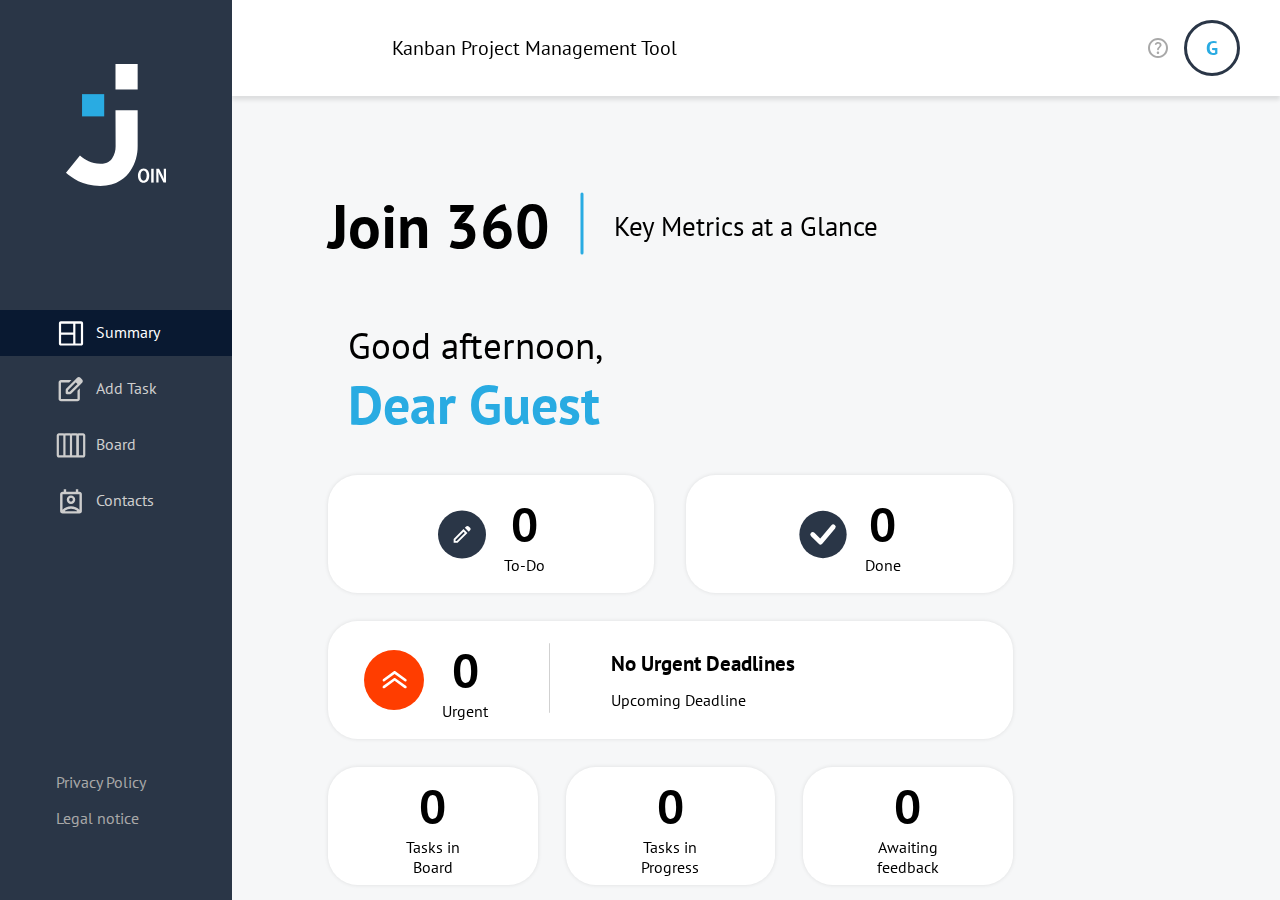
<file: index.html>
<!DOCTYPE html>
<html lang="en">

<head>
    <meta charset="UTF-8">
    <meta name="viewport" content="width=device-width, initial-scale=1.0">
    <title>Join</title>
    <link rel="icon" type="image/x-icon" href="../images/favicon.ico">
    <link rel="stylesheet" href="./style.css">
    <link rel="stylesheet" href="./CSS/fonts.css">
    <link rel="stylesheet" href="./CSS/summary.css">
    <link rel="stylesheet" href="./CSS/addtask_style.css">
    <link rel="stylesheet" href="./CSS/board.css">
    <link rel="stylesheet" href="./CSS/contacts.css">
    <link rel="stylesheet" href="./CSS/taskCategorys.css">
    <link rel="stylesheet" href="./CSS/legal_content.css">

    <script src="./js/storage.js" defer></script>
    <script src="./js/Authentication/login.js" defer></script>
    <script src="./js/Authentication/sign_up.js" defer></script>
    <script src="./script.js" defer></script>
    <script src="./js/summary.js" defer></script>
    <script src="./js/includeHTML.js" defer></script>
    <script src="./js/returnHTML/returnSummaryHTML.js" defer></script>
    <script src="./js/returnHTML/returnTasksHTML.js" defer></script>
    <script src="./js/returnHTML/returnBoardHTML.js" defer></script>
    <script src="./js/returnHTML/returnContactsHTML.js" defer></script>
    <script src="./js/returnHTML/returnLegalContent.js"></script>
    <script src="./js/returnHTML/returnHelpHTML.js"></script>
    <script src="./js/board/board.js" defer></script>
    <script src="./js/board/createTask.js" defer></script>
    <script src="./js/board/loadTasks.js" defer></script>
    <script src="./js/board/checkWidthInBoard.js" defer></script>
    <script src="./js/board/animations.js" defer></script>
    <script src="./js/board/dragAndDrop.js" defer></script>
    <script src="./js/board/editTask.js" defer></script>
    <script src="./js/board/addTaskPopup.js" defer></script>
    <script src="./js/contacts/contacts.js" defer></script>
    <script src="./js/contacts/createContact.js" defer></script>
    <script src="./js/contacts/loadContacts.js" defer></script>
    <script src="./js/taskCreateSite/addTask.js" defer></script>
    <script src="./js/taskCreateSite/contactManagement.js" defer></script>
</head>

<body onload="init()">
    <div w3-include-html="../assets/templates/desktop_template.html"></div>
    <div w3-include-html="../assets/templates/mobile_template.html"></div>
    <div id="content"></div>
    <div id="popup-ctn" onclick="closePopupContact()" class="popup_ctn d-none"></div>
    <div id="popup-addTask-ctn" onclick="closePopupAddTask()" class="popup_ctn_addtask d-none"></div>
    <div id="taskDetailsContain" onclick="closeTask()" class="taskDetailsContain d-none"></div>
    <div id="legal-content-section" class="legal_content_section d-none"></div>
    <div id="mobile-greeting-ctn" class="mobile_greeting_ctn d-none"></div>
    <div id="guestLoginPopup" class="d-none" style="text-shadow: 1px 1px 2px rgba(0, 0, 0, 0.25);">
        Kindly log in to your account to proceed with this action
    </div>
    <div id="landscape-warning" class="landscape-warning">
        Please rotate your device to Portrait mode.
    </div>
</body>

</html>
<!--
     (\(\ 
    (=':')  (MEOW)
    ( (")(")
-->
</file>
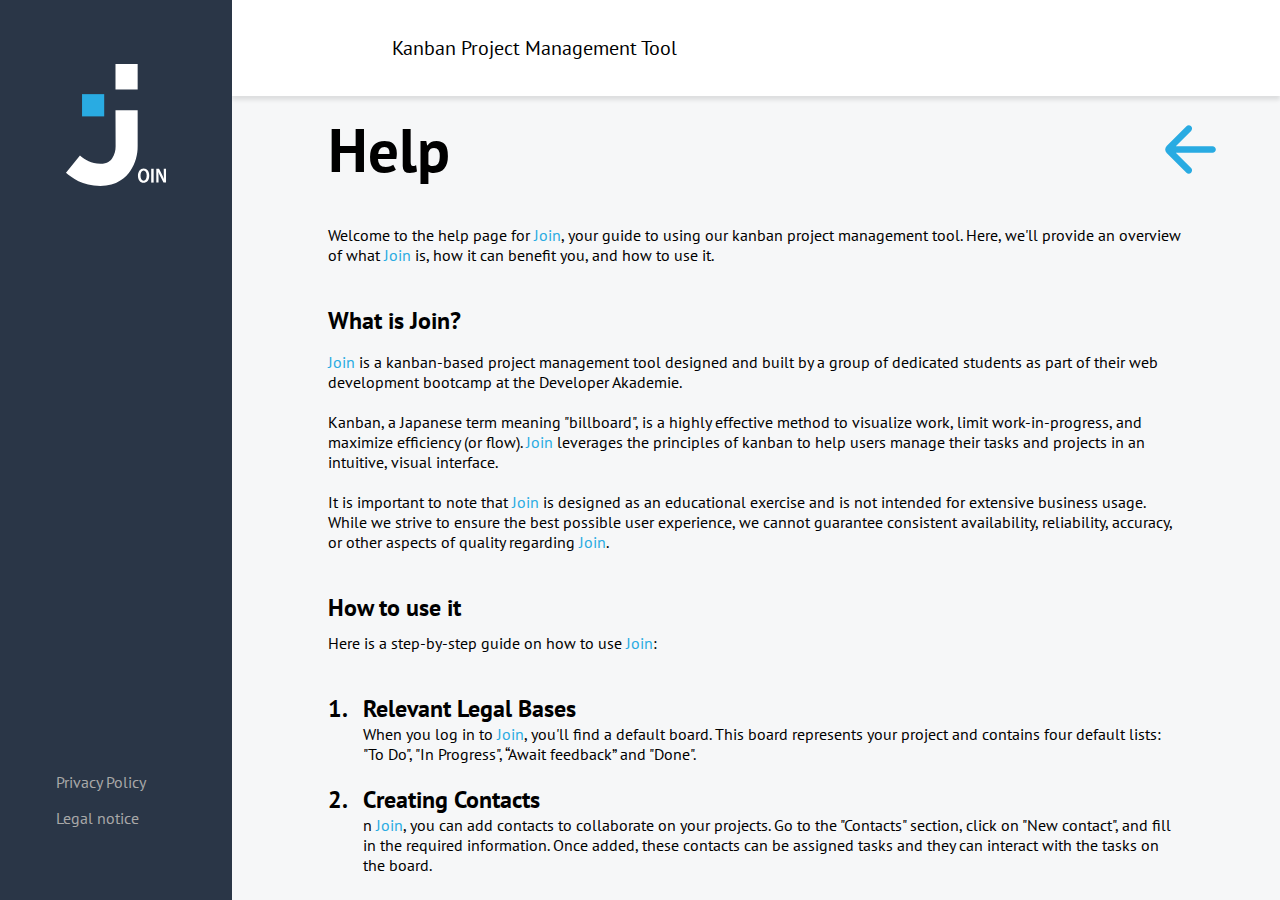
<file: HTML/help.html>
<!DOCTYPE html>
<html lang="en">

<head>
    <meta charset="UTF-8">
    <meta name="viewport" content="width=device-width, initial-scale=1.0">
    <title>Help</title>
    <link rel="icon" type="image/x-icon" href="../images/favicon.ico">
    <link rel="stylesheet" href="../CSS/fonts.css">
    <link rel="stylesheet" href="../style.css">
    <link rel="stylesheet" href="../CSS/legal_content.css">
    <link rel="stylesheet" href="../CSS/legal_content_from_login.css">
</head>

<body>
    <header>
        <p class="headerTitle">Kanban Project Management Tool</p>
        <div>
            <div class="headerInfoContain">
                <img src="../images/help.svg">
                <p id="log-out-menu" onclick="openProfilMenu()"></p>
            </div>
        </div>
    </header>
    <div id="profile_menu_contain" onclick="closeProfilMenu()" class="menuBgr d-none">
        <div onclick="stop(event)" class="profileMenu">
            <a onclick="renderLegalNoticePage()">Legal Notice</a>
            <a onclick="renderPrivacyPolicyPage()">Privacy Policy</a>
            <a onclick="logOut()">Log out</a>
        </div>
    </div>
    <nav class="column">
        <div id="join_logo" class="joinContain">
            <a>
                <img src="../images/join_logo.svg">
            </a>
        </div>
        <div class="navLinkContain column">
            <a id="summary" onclick="renderSummary()"><img src="../images/summary.svg"> Summary</a>
            <a id="add_task" onclick="renderAddTask()"><img src="../images/add_task.svg"> Add Task</a>
            <a id="board" onclick="renderBoard()"><img src="../images/board.svg"> Board</a>
            <a id="contacts" onclick="renderContactsPage()"><img src="../images/contacts.svg"> Contacts</a>
        </div>
        <div class="privacyContain column">
            <a href="./privacy_policy.html" class="privacyHoverEffect">Privacy Policy</a>
            <a href="./legal_notice.html" class="privacyHoverEffect">Legal notice</a>
        </div>
    </nav>
    <div class="legal_content_section">
        <main class="legal_content_ctn">
            <div class="legal_content_title">
                <h1>Help</h1>
                <a href="./index.html"><img src="../images/arrow-left-line.svg" alt=""></a>
            </div>
            <p style="margin-top:-20px">Welcome to the help page for <span style="color: #29ABE2;">Join</span>, your
                guide to using our kanban project
                management tool. Here, we'll
                provide an overview of what <span style="color: #29ABE2;">Join</span> is, how it can benefit you, and
                how to use it.</p>
            <div>
                <h2>What is Join?</h2>
                <p><span style="color: #29ABE2;">Join</span> is a kanban-based project management tool designed and
                    built by a group of dedicated students as
                    part of their web development bootcamp at the Developer Akademie.<br><br>

                    Kanban, a Japanese term meaning "billboard", is a highly effective method to visualize work, limit
                    work-in-progress, and maximize efficiency (or flow). <span style="color: #29ABE2;">Join</span>
                    leverages the principles of kanban to help
                    users manage their tasks and projects in an intuitive, visual interface.<br><br>

                    It is important to note that <span style="color: #29ABE2;">Join</span> is designed as an educational
                    exercise and is not intended for
                    extensive business usage. While we strive to ensure the best possible user experience, we cannot
                    guarantee consistent availability, reliability, accuracy, or other aspects of quality regarding
                    <span style="color: #29ABE2;">Join</span>.<br>
                </p>
            </div>
            <section>
                <h2>How to use it</h2>
                <p style="margin-top: -14px;">Here is a step-by-step guide on how to use <span
                        style="color: #29ABE2;">Join</span>:</p>
                <div>
                    <div style="display: flex; gap: 15px;">
                        <h2>1.</h2>
                        <div>
                            <h2>Relevant Legal Bases</h2>
                            <p style="margin: 0;">When you log in to <span style="color: #29ABE2;">Join</span>, you'll
                                find a default board. This board
                                represents your project
                                and contains four default lists: "To Do", "In Progress", “Await feedback” and "Done".
                            </p><br>
                        </div>
                    </div>
                    <div style="display: flex; gap: 15px;">
                        <h2>2.</h2>
                        <div>
                            <h2>Creating Contacts</h2>
                            <p style="margin: 0;">n <span style="color: #29ABE2;">Join</span>, you can add contacts to
                                collaborate on your projects. Go to
                                the "Contacts" section, click on "New contact", and fill in the required information.
                                Once added, these contacts can be assigned tasks and they can interact with the tasks on
                                the board.</p><br>
                        </div>
                    </div>
                    <div style="display: flex; gap: 15px;">
                        <h2>3.</h2>
                        <div>
                            <h2>Adding Cards</h2>
                            <p style="margin: 0;">Now that you've added your contacts, you can start adding cards. Cards
                                represent individual tasks. Click the "+" button under the appropriate list to create a
                                new card. Fill in the task details in the card, like task name, description, due date,
                                assignees, etc.</p><br>
                        </div>
                    </div>
                    <div style="display: flex; gap: 15px;">
                        <h2>4.</h2>
                        <div>
                            <h2>Moving Cards</h2>
                            <p style="margin: 0;">
                                As the task moves from one stage to another, you can reflect that on the board by
                                dragging and dropping the card from one list to another.</p><br>
                        </div>
                    </div>
                    <div style="display: flex; gap: 15px;">
                        <h2>4.</h2>
                        <div>
                            <h2>Deleting Cards</h2>
                            <p style="margin: 0;">
                                Once a task is completed, you can either move it to the "Done" list or delete it.
                                Deleting a card will permanently remove it from the board. Please exercise caution when
                                deleting cards, as this action is irreversible.<br><br>
                                Remember that using <span style="color: #29ABE2;">Join</span> effectively requires
                                consistent updates from you and your team
                                to ensure the board reflects the current state of your project.<br><br>
                                Have more questions about <span style="color: #29ABE2;">Join</span>? Feel free to
                                contact us at [Your Contact Email]. We're
                                here to help you!<br><br>
                            </p>
                        </div>
                    </div>
                </div>
            </section>
            <h2 style="margin-bottom: 40px;">Enjoy using Join!</h2>
        </main>
    </div>

    <div class="mobile">
        <header>
            <img id="join_logo_mobile" onclick="renderSummary()" src="../images/join_logo_mobile_version.svg">
            <div>
                <div class="headerInfoContain">
                    <p id="mobile-log-out-menu" onclick="openProfilMenu()"></p>
                </div>
            </div>
        </header>
    </div>
    <div id="landscape-warning" class="landscape-warning">
        Please rotate your device to Portrait mode.
    </div>
    <script src="../script.js"></script>
</body>

</html>
</file>
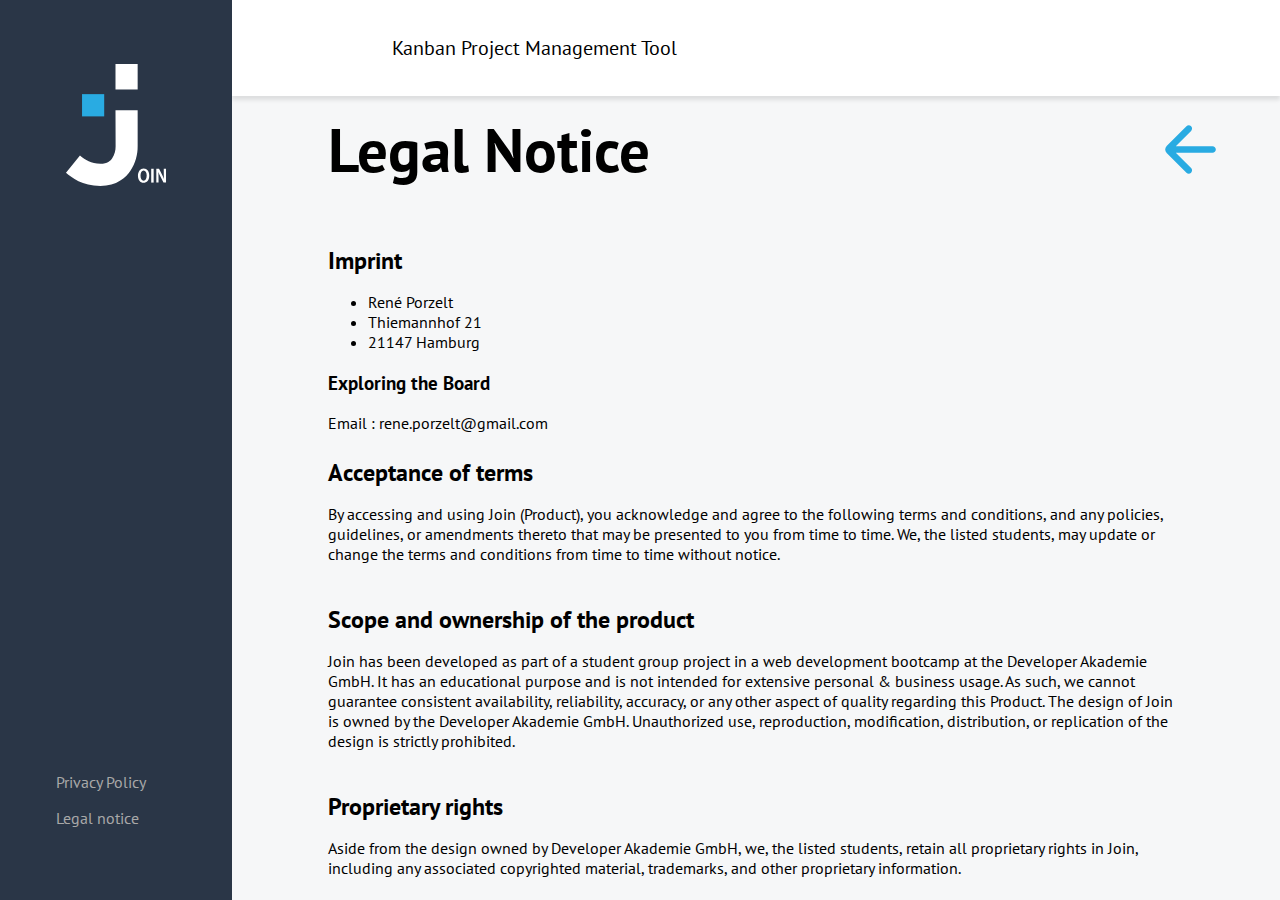
<file: HTML/legal_notice.html>
<!DOCTYPE html>
<html lang="en">

<head>
    <meta charset="UTF-8">
    <meta name="viewport" content="width=device-width, initial-scale=1.0">
    <title>Legal Notice</title>
    <link rel="icon" type="image/x-icon" href="../images/favicon.ico">
    <link rel="stylesheet" href="../CSS/fonts.css">
    <link rel="stylesheet" href="../style.css">
    <link rel="stylesheet" href="../CSS/legal_content.css">
    <link rel="stylesheet" href="../CSS/legal_content_from_login.css">
</head>

<body>
    <header>
        <p class="headerTitle">Kanban Project Management Tool</p>
        <div>
            <div class="headerInfoContain">
                <img src="../images/help.svg">
                <p id="log-out-menu" onclick="openProfilMenu()"></p>
            </div>
        </div>
    </header>
    <div id="profile_menu_contain" onclick="closeProfilMenu()" class="menuBgr d-none">
        <div onclick="stop(event)" class="profileMenu">
            <a onclick="renderLegalNoticePage()">Legal Notice</a>
            <a onclick="renderPrivacyPolicyPage()">Privacy Policy</a>
            <a onclick="logOut()">Log out</a>
        </div>
    </div>
    <nav class="column">
        <div id="join_logo" class="joinContain">
            <a>
                <img src="../images/join_logo.svg">
            </a>
        </div>
        <div class="navLinkContain column">
            <a id="summary" onclick="renderSummary()"><img src="../images/summary.svg"> Summary</a>
            <a id="add_task" onclick="renderAddTask()"><img src="../images/add_task.svg"> Add Task</a>
            <a id="board" onclick="renderBoard()"><img src="../images/board.svg"> Board</a>
            <a id="contacts" onclick="renderContactsPage()"><img src="../images/contacts.svg"> Contacts</a>
        </div>
        <div class="privacyContain column">
            <a href="./privacy_policy.html" class="privacyHoverEffect">Privacy Policy</a>
            <a href="./legal_notice.html" class="privacyHoverEffect">Legal notice</a>
        </div>
    </nav>
    <div class="legal_content_section">
        <main class="legal_content_ctn">
            <div class="legal_content_title">
                <h1>Legal Notice</h1>
                <a href="./login.html"><img src="../images/arrow-left-line.svg" alt=""></a>
            </div>
            <div>
                <h2>Imprint</h2>
                <div>
                    <p>
                    <ul>
                        <li>René Porzelt</li>
                        <li>Thiemannhof 21</li>
                        <li>21147 Hamburg</li>
                    </ul>
                    </p>
                    <h3>Exploring the Board</h3>
                    <span>Email : rene.porzelt@gmail.com</span>
                </div>
            </div>
            <div>
                <h2>Acceptance of terms</h2>
                <p>By accessing and using Join (Product), you acknowledge and agree to the following terms and
                    conditions, and any policies, guidelines, or amendments thereto that may be presented to you from
                    time to time. We, the listed students, may update or change the terms and conditions from time to
                    time without notice.
                </p>
            </div>
            <div>
                <h2>Scope and ownership of the product</h2>
                <p>Join has been developed as part of a student group project in a web development bootcamp at the
                    Developer Akademie GmbH. It has an educational purpose and is not intended for extensive personal &
                    business usage. As such, we cannot guarantee consistent availability, reliability, accuracy, or any
                    other aspect of quality regarding this Product. The design of Join is owned by the Developer
                    Akademie GmbH. Unauthorized use, reproduction, modification, distribution, or replication of the
                    design is strictly prohibited.
                </p>
            </div>
            <div>
                <h2>Proprietary rights</h2>
                <p>Aside from the design owned by Developer Akademie GmbH, we, the listed students, retain all
                    proprietary rights in Join, including any associated copyrighted material, trademarks, and other
                    proprietary information.
                </p>
            </div>
            <div>
                <h2>Use of the product</h2>
                <p>Join is intended to be used for lawful purposes only, in accordance with all applicable laws and
                    regulations. Any use of Join for illegal activities, or to harass, harm, threaten, or intimidate
                    another person, is strictly prohibited. You are solely responsible for your interactions with other
                    users of Join.
                </p>
            </div>
            <div>
                <h2>Disclaimer of warranties and limitation of liability</h2>
                <p>
                    Join is provided "as is" without warranty of any kind, whether express or implied, including but not
                    limited to the implied warranties of merchantability, fitness for a particular purpose, and
                    non-infringement. In no event will we, the listed students, or the Developer Akademie, be liable for
                    any direct, indirect, incidental, special, consequential or exemplary damages, including but not
                    limited to, damages for loss of profits, goodwill, use, data, or other intangible losses, even if we
                    have been advised of the possibility of such damages, arising out of or in connection with the use
                    or performance of Join.
                </p>
            </div>
            <div>
                <h2>Indemnity</h2>
                <p>You agree to indemnify, defend and hold harmless us, the listed students, the Developer Akademie, and
                    our affiliates, partners, officers, directors, agents, and employees, from and against any claim,
                    demand, loss, damage, cost, or liability (including reasonable legal fees) arising out of or
                    relating to your use of Join and/or your breach of this Legal Notice. For any questions or notices,
                    please contact us at "rene.porzelt@gmail.com".</p>
                <span>Date: Date: Januar 16, 2024</span>
            </div>
        </main>
    </div>

    <div class="mobile">
        <header>
            <img id="join_logo_mobile" onclick="renderSummary()" src="../images/join_logo_mobile_version.svg">
            <div>
                <div class="headerInfoContain">
                    <p id="mobile-log-out-menu" onclick="openProfilMenu()"></p>
                </div>
            </div>
        </header>
    </div>
    <div id="landscape-warning" class="landscape-warning">
        Please rotate your device to Portrait mode.
    </div>
    <script src="../script.js"></script>
</body>

</html>
</file>
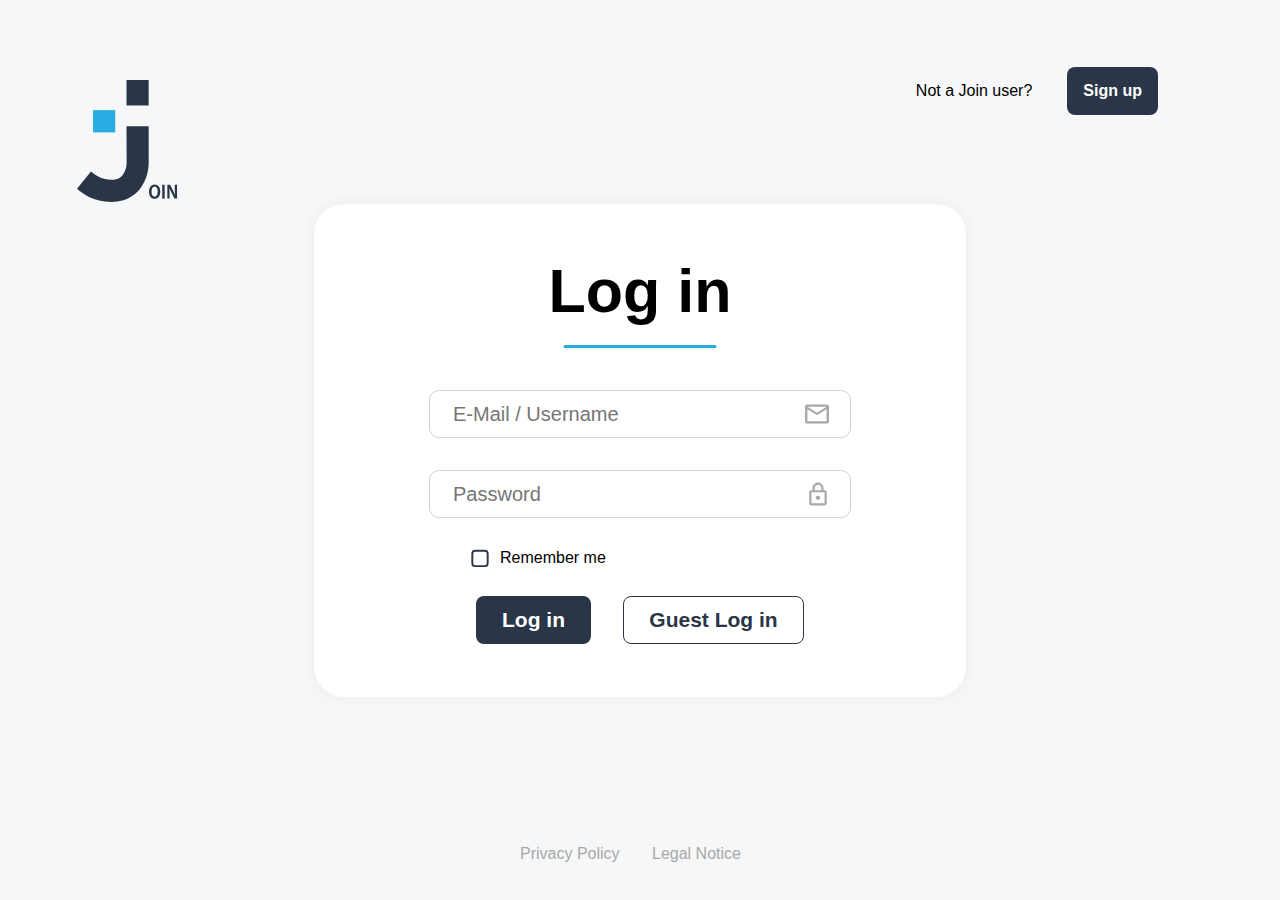
<file: HTML/login.html>
<!DOCTYPE html>
<html lang="en">

<head>
    <meta charset="UTF-8">
    <meta name="viewport" content="width=device-width, initial-scale=1.0">
    <title>Join</title>
    <link rel="icon" type="image/x-icon" href="../images/favicon.ico">
    <link rel="stylesheet" href="../CSS/register_style.css">
</head>

<body onload="initLogin()">

    <main>
        <header class="sign_up_header">
            <span class="call_to_action">Not a Join user?</span>
            <a href="sign_up.html" id="sign-up" class="sign_up">Sign up</a>
        </header>

        <div class="login_form_ctn">
            <div class="login_form">
                <div class="login_title_div">
                    <div class="login_title">Log in</div>
                    <img src="../images/vector.svg" alt="">
                </div>
                <form onsubmit="login(); return false">
                    <div class="login_input">
                        <div class="login_inputs">
                            <div class="login_input_div">
                                <input id="user-login" required type="text" autocomplete="off"
                                    placeholder="E-Mail / Username">
                                <img src="../images/mail.svg" alt="email-img">
                            </div>
                            <div>
                                <div class="login_input_div">
                                    <input id="password-input" oninput="togglePasswordImg()" required autocomplete="off"
                                        type="password" placeholder="Password">
                                    <img id="password-lock" src="../images/lock.svg" alt="lock-img">
                                    <img onclick="toggleShowPassword()" id="password-visibility-on" class="d-none"
                                        src="../images/visibility.svg" alt="">
                                    <img onclick="toggleShowPassword()" id="password-visibility-off" class="d-none"
                                        src="../images/visibility_off.svg" alt="">
                                </div>
                                <div id="input-error"></div>
                            </div>
                        </div>
                        <div class="login_parameters">
                            <div class="remember_me">
                                <div class="checking-button-div">
                                    <img onclick="toggleRememberMeButton()" id="check-button"
                                        src="../images/check_button.svg" alt="">
                                    <img onclick="toggleRememberMeButton()" id="checked-button" class="d-none"
                                        src="../images/checked_button.svg" alt="">
                                </div>
                                <span>Remember me</span>
                            </div>
                        </div>
                    </div>
                    <div class="login_buttons">
                        <button type="submit" id="login-button">Log in</button>
                        <button onclick="guestLogin(event)" type="submit" id="guest-login-button">Guest Log in</button>
                    </div>
                </form>
            </div>

            <footer>
                <div>
                    <a href="./privacy_policy.html">Privacy Policy</a>
                </div>
                <div>
                    <a href="./legal_notice.html">Legal Notice</a>
                </div>
            </footer>
    </main>

    <div id="no-user-animation-div" class="login_signUp_animation_div d-none">
        <div class="login_signUp_animation" id="no-user-animation">
            You seems not to be a user yet, please sign-up to use our content!
        </div>
    </div>

    <div id="animation-ctn">
        <div class="logo_animation_ctn" id="logo-animation">
            <img id="logo-animation-img" class="logo_animation_img" src="../images/join_login_animation_logo.svg"
                alt="">
        </div>
    </div>
    <div id="landscape-warning" class="landscape-warning">
        Please rotate your device to Portrait mode.
    </div>

    <script src="../js/storage.js"></script>
    <script src="../js/Authentication/register.js"></script>
    <script src="../js/Authentication/login.js"></script>
    <script src="../js/Authentication/sign_up.js"></script>
    <script src="../script.js"></script>
</body>

</html>
</file>
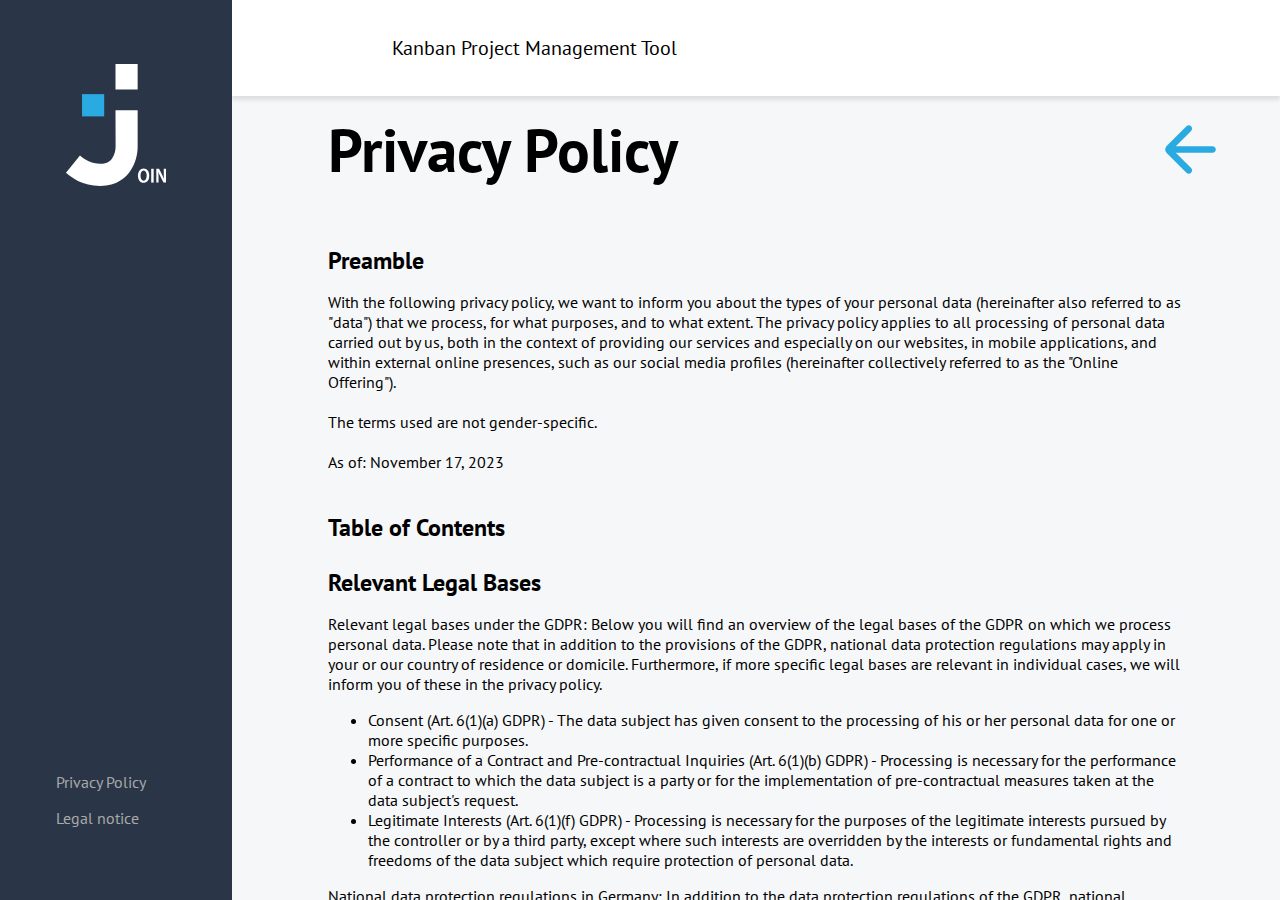
<file: HTML/privacy_policy.html>
<!DOCTYPE html>
<html lang="en">

<head>
    <meta charset="UTF-8">
    <meta name="viewport" content="width=device-width, initial-scale=1.0">
    <title>Privacy Policy</title>
    <link rel="icon" type="image/x-icon" href="../images/favicon.ico">
    <link rel="stylesheet" href="../CSS/fonts.css">
    <link rel="stylesheet" href="../style.css">
    <link rel="stylesheet" href="../CSS/legal_content.css">
    <link rel="stylesheet" href="../CSS/legal_content_from_login.css">
</head>

<body>
    <header>
        <p class="headerTitle">Kanban Project Management Tool</p>
        <div>
            <div class="headerInfoContain">
                <img src="../images/help.svg">
                <p id="log-out-menu" onclick="openProfilMenu()"></p>
            </div>
        </div>
    </header>
    <div id="profile_menu_contain" onclick="closeProfilMenu()" class="menuBgr d-none">
        <div onclick="stop(event)" class="profileMenu">
            <a onclick="renderLegalNoticePage()">Legal Notice</a>
            <a onclick="renderPrivacyPolicyPage()">Privacy Policy</a>
            <a onclick="logOut()">Log out</a>
        </div>
    </div>
    <nav class="column">
        <div id="join_logo" class="joinContain">
            <a>
                <img src="../images/join_logo.svg">
            </a>
        </div>
        <div class="navLinkContain column">
            <a id="summary" onclick="renderSummary()"><img src="../images/summary.svg"> Summary</a>
            <a id="add_task" onclick="renderAddTask()"><img src="../images/add_task.svg"> Add Task</a>
            <a id="board" onclick="renderBoard()"><img src="../images/board.svg"> Board</a>
            <a id="contacts" onclick="renderContactsPage()"><img src="../images/contacts.svg"> Contacts</a>
        </div>
        <div class="privacyContain column">
            <a href="./privacy_policy.html" class="privacyHoverEffect">Privacy Policy</a>
            <a href="./legal_notice.html" class="privacyHoverEffect">Legal notice</a>
        </div>
    </nav>
    <div class="legal_content_section">
        <main class="legal_content_ctn">
            <div class="legal_content_title">
                <h1>Privacy Policy</h1>
                <a href="./login.html"><img src="../images/arrow-left-line.svg" alt=""></a>
            </div>
            <div>
                <h2>Preamble</h2>
                <p>With the following privacy policy, we want to inform you about the types of your personal data
                    (hereinafter also referred to as "data") that we process,
                    for what purposes, and to what extent. The privacy policy applies to all processing of personal data
                    carried out by us, both in the context of providing our services and especially on our websites,
                    in mobile applications, and within external online presences, such as our social media profiles
                    (hereinafter collectively referred to as the "Online Offering").<br>
                    <br>
                    The terms used are not gender-specific.<br>
                    <br>
                    As of: November 17, 2023
                </p>
            </div>
            <section>
                <h2>Table of Contents</h2>
                <div>
                    <h2>Relevant Legal Bases</h2>
                    <p>
                        Relevant legal bases under the GDPR: Below you will find an overview of the legal bases of the
                        GDPR on which we process personal data. Please note that in addition to the provisions of the
                        GDPR,
                        national data protection regulations may apply in your or our country of residence or domicile.
                        Furthermore, if more specific legal bases are relevant in individual cases, we will inform you
                        of these in the privacy policy.
                    <ul>
                        <li>Consent (Art. 6(1)(a) GDPR) - The data subject has given consent to the processing of his or
                            her personal data for one or more specific purposes.</li>
                        <li>Performance of a Contract and Pre-contractual Inquiries (Art. 6(1)(b) GDPR) - Processing is
                            necessary for the performance of a contract to which the data subject is a party or for the
                            implementation of pre-contractual measures taken at the data subject's request.</li>
                        <li>Legitimate Interests (Art. 6(1)(f) GDPR) - Processing is necessary for the purposes of the
                            legitimate interests pursued by the controller or by a third party, except where such
                            interests are overridden by the interests or fundamental rights and freedoms of the data
                            subject which require protection of personal data.</li>
                    </ul>
                    National data protection regulations in Germany: In addition to the data protection regulations of
                    the GDPR, national regulations on data protection apply in Germany. This includes, in particular,
                    the Federal Data Protection Act (Bundesdatenschutzgesetz - BDSG).
                    The BDSG contains specific provisions, in particular, on the right to access, the right to erasure,
                    the right to object, the processing of special categories of personal data, the processing for other
                    purposes, and the transmission and automated individual decision-making, including profiling. In
                    addition, state data protection laws of the individual federal states may apply.
                    </p>
                </div>
                <div>
                    <h2>Transmission of Personal Data</h2>
                    <span>All data are stored on our own server and will not be transferred to other servers</span>
                </div>
                <div>
                    <h2>International Data Transfers</h2>
                    <span>All data are stored on our own server and will not be transferred to other servers</span>
                </div>
                <div>
                    <h2>Deletion of Data</h2>
                    <span>All data can be deleted directly by the user. Data will be deleted permanently.</span>
                </div>
                <div>
                    <h2>Use of Cookies</h2>
                    <span>We do not use cookies.</span>
                </div>
                <div>
                    <h2>Amendment and Update of the Privacy Policy</h2>
                    <p>We kindly ask you to regularly inform yourself about the content of our privacy policy.
                        We adjust the privacy policy as changes in the data processing carried out by us require this.
                        We will inform you as soon as the changes require your cooperation (e.g., consent) or other
                        individual notification.</p>
                </div>
                <section>
        </main>
    </div>

    <div class="mobile">
        <header>
            <img id="join_logo_mobile" onclick="renderSummary()" src="../images/join_logo_mobile_version.svg">
            <div>
                <div class="headerInfoContain">
                    <p id="mobile-log-out-menu" onclick="openProfilMenu()"></p>
                </div>
            </div>
        </header>
    </div>
    <div id="landscape-warning" class="landscape-warning">
        Please rotate your device to Portrait mode.
    </div>

    <script src="../script.js"></script>
</body>

</html>
</file>
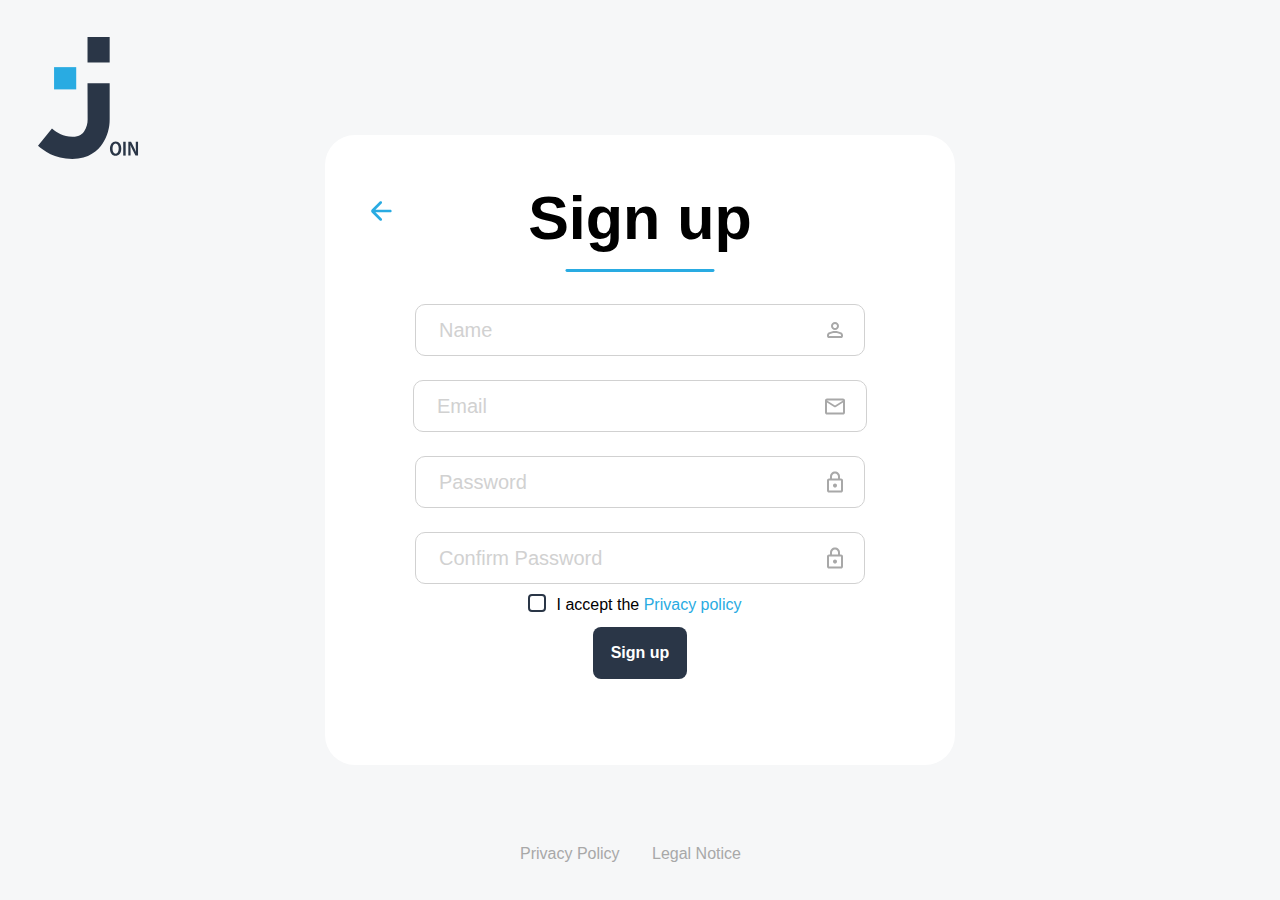
<file: HTML/sign_up.html>
<!DOCTYPE html>
<html lang="en">

<head>
    <meta charset="UTF-8">
    <meta name="viewport" content="width=device-width, initial-scale=1.0">
    <title>Registration</title>
    <link rel="icon" type="image/x-icon" href="../images/favicon.ico">
    <link rel="stylesheet" href="../CSS/register_style.css">
</head>

<body onload="initSignUp()">
    <div class="logo_ctn">
        <img class="logo" src="../images/join_login_animation_logo.svg" alt="">
    </div>

    <div class="registration_page">
        <div class="form_ctn">
            <div id="back-to-login-page">
                <a href="./login.html""><img src=" ../images/arrow-left-line.svg" alt=""></a>
            </div>
            <div class="registration_title">
                <div>Sign up</div>
                <img src="../images/vector.svg" alt="">
            </div>

            <form onsubmit="signUp(); return false">
                <div class="column_align_centergit">
                    <div class="sign_up_inputs">
                        <div class="sign_up_input_div">
                            <input onblur="checkExistingUser()" id="user-input" autocomplete="off" required
                                minlength="3" type="text" placeholder="Name">
                            <img src="../images/person.svg" alt="">
                        </div>
                        <div class="sign_up_input_div">
                            <input onblur="checkExistingUser()" id="email-input" autocomplete="off" required
                                type="email" placeholder="Email">
                            <img src="../images/mail.svg" alt="">
                        </div>
                        <div class="sign_up_input_div">
                            <input onblur="passwordValidation()" oninput="togglePasswordImg()" autocomplete="off"
                                id="password-input" required type="password" placeholder="Password">
                            <img id="password-lock" src="../images/lock.svg" alt="">
                            <img onclick="toggleShowPassword()" id="password-visibility-on" class="d-none"
                                src="../images/visibility.svg" alt="">
                            <img onclick="toggleShowPassword()" id="password-visibility-off" class="d-none"
                                src="../images/visibility_off.svg" alt="">
                        </div>
                        <div class="sign_up_input_div">
                            <input onblur="passwordValidation()" id="password-confirmation" autocomplete="off" required
                                type="password" placeholder="Confirm Password">
                            <img src="../images/lock.svg" alt="">
                        </div>
                    </div>

                    <div class="privacy_policy_div">
                        <div class="privacy_policy_check">
                            <div>
                                <img onclick="checkPrivatePolicyButton()" id="check-button"
                                    src="../images/check_button.svg" alt="">
                                <img onclick="checkPrivatePolicyButton()" id="checked-button" class="d-none"
                                    src="../images/checked_button.svg" alt="">
                            </div>
                            <span> I accept the <a href="privacy_policy.html" target="_blank">Privacy policy</a></span>
                        </div>
                    </div>
                </div>
                <div>
                    <button onmouseover="activateButton()" onmouseleave="signUpValidation()" id="signUpButton"
                        class="sign_up">Sign up</button>
                </div>
                <span id="input-error"></span>
            </form>

        </div>
        <footer>
            <div>
                <a href="../HTML/privacy_policy.html" target="_blank">Privacy Policy</a>
            </div>
            <div>
                <a href="../HTML/legal_notice.html" target="_blank">Legal Notice</a>
            </div>
        </footer>
    </div>

    <div id="sign-up-animation-div" class="login_signUp_animation_div d-none">
        <div class="login_signUp_animation" id="sign-up-animation">You Signed Up successfully</div>
    </div>
    <div id="landscape-warning" class="landscape-warning">
        Please rotate your device to Portrait mode.
    </div>

    <script src="../js/storage.js"></script>
    <script src="../js/Authentication/register.js"></script>
    <script src="../js/Authentication/login.js"></script>
    <script src="../js/Authentication/sign_up.js"></script>
    <script src="../script.js"></script>
</body>

</html>
</file>
<file: style.css>
* {
    box-sizing: border-box;
    -webkit-touch-callout: none;
    -webkit-user-select: none;
    -khtml-user-select: none;
    -moz-user-select: none;
    -ms-user-select: none;
    user-select: none;
}

*::-webkit-scrollbar {
    width: 8px;
    height: 8px;
}

*::-webkit-scrollbar-track {
    background: transparent;
}

*::-webkit-scrollbar-thumb {
    background: #888;
    border-radius: 10px;
}

*::-webkit-scrollbar-thumb:hover {
    background: #555;
}

input[type="number"]::-webkit-inner-spin-button,
input[type="number"]::-webkit-outer-spin-button {
    -webkit-appearance: none;
    margin: 0;
}

input[type="number"] {
    width: 100%;
}

input[type="number"]::-webkit-inner-spin-button,
input[type="number"]::-webkit-outer-spin-button {
    width: 0;
}

body,
html {
    position: relative;
    margin: 0;
    font-family: 'PT Sans', sans-serif;
    user-select: none;
    display: flex;
    background-color: #f6f7f8;
    overflow: hidden;
    width: 100%;
    max-height: 100%;
}

.mobile {
    display: none;
}

header {
    position: absolute;
    top: 0;
    left: 232px;
    right: 0;
    background-color: white;
    height: 96px;
    z-index: 0;
    box-shadow: 0px 4px 4px 0px rgba(0, 0, 0, 0.10);
    display: flex;
    align-items: center;
    justify-content: space-between;
    z-index: 999;
}

.headerTitle {
    text-wrap: nowrap;
    font-size: 20px;
    margin-left: 160px;
}

.headerInfoContain {
    display: flex;
    align-items: center;
    gap: 16px;
    margin-right: 40px;
}

.headerInfoContain p {
    display: flex;
    justify-content: center;
    align-items: center;
    height: 56px;
    width: 56px;
    border-radius: 559px;
    border: 3px solid #2A3647;
    font-size: 20px;
    color: #29ABE2;
    font-weight: bolder;
}

.headerInfoContain img {
    width: 20px;
    height: 20px;
    scale: 1;
}

.headerInfoContain img:hover {
    scale: 1.2;
    cursor: pointer;
}

.headerInfoContain p:hover {
    background-color: rgba(0, 0, 0, 0.1);
    cursor: pointer;
}

nav {
    position: relative;
    align-items: center;
    justify-content: space-between;
    height: 100vh;
    width: 232px;
    background-color: rgba(42, 54, 71, 1);
    gap: 120px;
    padding: 64px 0 64px 0;
    box-sizing: border-box;
    z-index: 999;
}

nav a {
    text-decoration: none;
}

.navLinkContain a {
    display: flex;
    align-items: center;
    color: rgba(205, 205, 205, 1);
    height: 46px;
    padding-left: 56px;
    gap: 10px;
    font-size: 16px;
}

.navLinkContain img {
    width: 30px;
    height: 30px;
}

.navLinkContain {
    line-height: 19.2px;
    width: 100%;
    gap: 10px;
}

.profileMenu {
    position: absolute;
    display: flex;
    flex-direction: column;
    justify-content: space-evenly;
    top: 60px;
    right: 80px;
    background-color: #2A3647;
    height: 158px;
    width: 150px;
    font-size: 16px;
    padding: 10px;
    border: 1px solid #091931;
    border-radius: 20px 0px 20px 20px;
    box-shadow: 0 4px 4px 0 rgba(0, 0, 0, 0.25);
}

.profileMenu a {
    text-decoration: none;
    margin: 0;
    padding: 10px;
    color: #CDCDCD;
}

.profileMenu a:hover {
    background-color: rgba(48, 70, 100, 0.5);
    cursor: pointer;
    scale: 0.98;
}

.menuBgr {
    position: absolute;
    background-color: transparent;
    width: 100vw;
    height: 100vh;
    z-index: 99999999999;
}

.privacyContain {
    overflow: hidden;
    justify-content: flex-end;
    height: 317px;
    width: 100%;
}

.privacyContain a {
    color: rgba(168, 168, 168, 1);
    padding: 8px 0 8px 56px;
    font-size: 16px;
    cursor: pointer;
}

.privacyHoverEffect:hover {
    color: rgb(0, 174, 255);
    font-size: 16.2px;
    line-height: 19.7px;
}

.joinContain {
    display: flex;
    justify-content: center;
    align-items: center;
    cursor: pointer;
}

.column {
    display: flex;
    flex-direction: column;
}

.currentTemplate {
    background-color: rgba(9, 25, 49, 1) !important;
    color: rgba(255, 255, 255, 1) !important;
    cursor: default !important;
}

.currentPrivacy {
    background-color: rgba(9, 25, 49, 1) !important;
    color: rgba(168, 168, 168, 1) !important;
    text-decoration: none;
}

.flex {
    display: flex;
}

.spaceBetween {
    justify-content: space-between;
}

.content_section {
    position: fixed;
    top: 96px;
    right: 0;
    bottom: 0;
    left: 232px;
}

.closeWindowImage {
    display: flex;
    justify-content: center;
    align-items: center;
    border-radius: 30px;
    height: 24px;
    width: 24px;
}

#guestLoginPopup {
    position: fixed;
    top: 50%;
    left: 50%;
    transform: translate(-50%, -50%);
    background-color: darkgray;
    border-radius: 10px;
    box-shadow: 0 0 8px 0 rgba(0, 0, 0, 0.5);
    padding: 20px;
    z-index: 99999999999999;
    display: none;
    text-align: center;
    width: max-content;
    max-width: 90%;
}

.creatorDiv {
    display: flex;
    align-items: center;
}

.creatorTooltip {
    margin-left: 5px;
    margin-top: 4px;
}

.creatorTooltip:hover {
    cursor: pointer;
}

.curserWait {
    cursor: wait;
    margin-top: 5px;
    margin-left: 10px;
}

.creatorDiv svg {
    width: 30px;
    height: 30px;
    position: relative;
}

.fadeOutGuestLoginPopup {
    animation: fadeOutGuestLoginPopup 2.5s ease-in-out;
}

@keyframes fadeOutGuestLoginPopup {
    from {
        opacity: 1;
    }

    to {
        opacity: 0;
    }
}

.landscape-warning {
    position: fixed;
    top: 0;
    left: 0;
    width: 100%;
    height: 100%;
    background-color: rgba(0, 0, 0, 0.9);
    color: white;
    display: none;
    align-items: center;
    justify-content: center;
    text-align: center;
    z-index: 999999999;
}

@media (hover: hover) and (pointer: fine) {
    .closeWindowImage:hover {
        background-color: #D1D1D1;
        cursor: pointer;
    }

    .navLinkContain a:hover {
        background-color: rgba(48, 70, 100, 0.5);
        cursor: pointer;
    }
}

@keyframes slideInFromRight {
    from {
        transform: translateX(150%);
    }

    to {
        transform: translateX(0);
    }
}

@keyframes slideOutToRight {
    from {
        transform: translateX(0);
    }

    to {
        transform: translateX(150%);
    }
}

@keyframes fadeOutBackground {
    from {
        opacity: 1;
    }

    to {
        opacity: 0;
    }
}

@keyframes fadeInBackground {
    from {
        opacity: 0;
    }

    to {
        opacity: 1;
    }
}

.fadeInBackground {
    animation: fadeInBackground 0.100s ease-in-out;
    animation-fill-mode: forwards;
}

.fadeOutBackground {
    animation: fadeOutBackground 0.100s ease-in-out;
    animation-fill-mode: forwards;
}

.slideInFromRight {
    animation: slideInFromRight 0.100s ease-in-out;
    animation-fill-mode: forwards;
}

.slideOutToRight {
    animation: slideOutToRight 0.100s ease-in-out;
    animation-fill-mode: forwards;
}

.background {
    z-index: 1000;
    position: absolute;
    top: 0;
    right: 0;
    bottom: 0;
    left: 0;
    background-color: rgba(0, 0, 0, 0.2);
}

.p-none {
    pointer-events: none;
}

.d-none {
    display: none;
}

@media (max-width:999px) {

    .content_section {
        top: 80px;
        left: 0;
    }

    .mobile {
        display: block;
    }

    body,
    html {
        height: 100vh;
    }

    nav {
        position: absolute;
        z-index: 999;
        height: 80px;
        width: 100%;
        bottom: 0;
        padding: 0;
    }

    header {
        position: absolute;
        left: 0;
        height: 80px;
    }

    header img {
        margin: 0 0 0 24px;
    }

    .navLinkContain a {
        display: flex;
        justify-content: center;
        flex-direction: column-reverse;
        color: rgba(205, 205, 205, 1);
        height: 46px;
        width: 100%;
        height: 100%;
        padding: 0;
        gap: 3px;
        font-size: 14px;
        background-color: transparent;
    }

    .navLinkContain img {
        width: 28px;
        height: auto;
    }

    .navLinkContain {
        display: flex;
        justify-content: space-between;
        align-items: center;
        line-height: 19.2px;
        width: 100%;
        height: 100%;
        gap: 10px;
    }

    .navLinkContiain a:hover {
        background-color: rgba(48, 70, 100, 0.5);
        cursor: pointer;
    }

    .headerInfoContain p {
        margin: 0;
        font-size: 16px;
        height: 48px;
        width: 48px;
    }

    .headerInfoContain {
        margin: 0 24px 0 0;
    }

    .profileMenu {
        top: 50px;
        right: 60px;
    }

    .profileMenu a {
        margin: 0;
        padding: 10px;
    }

    .profileMenu a:hover {
        background-color: rgba(48, 70, 100, 0.5);
        cursor: pointer;
    }
}
</file>
<file: CSS/fonts.css>
@font-face {
    font-display: swap;
    font-family: 'PT Sans';
    font-style: normal;
    font-weight: 400;
    src: url('./../assets/fonts/pt-sans-v17-latin-regular.woff2') format('woff2');
}

@font-face {
    font-display: swap;
    font-family: 'PT Sans';
    font-style: italic;
    font-weight: 400;
    src: url('./../assets/fonts/pt-sans-v17-latin-italic.woff2') format('woff2');
}

@font-face {
    font-display: swap;
    font-family: 'PT Sans';
    font-style: normal;
    font-weight: 700;
    src: url('./../assets/fonts/pt-sans-v17-latin-700.woff2') format('woff2');
}

@font-face {
    font-display: swap;
    font-family: 'PT Sans';
    font-style: italic;
    font-weight: 700;
    src: url('./../assets/fonts/pt-sans-v17-latin-italic.woff2') format('woff2');
}
</file>
<file: CSS/summary.css>
.summary_title_ctn {
    display: flex;
    flex-direction: row;
    align-items: center;
    gap: 30px;
    padding: 90px 0 0 96px;
}

.summary_title_ctn h1 {
    margin: 0;
    font-size: 61px;
    font-weight: 700;
}

.summary_title_ctn span {
    font-size: 27px;
}

.summary_title {
    display: flex;
    gap: 30px;
}

.summary_subtitle_ctn {
    display: flex;
    align-items: center;
    gap: 30px;
}

.summary_content_ctn {
    display: flex;
    align-items: center;
    padding: 56px 0 0 96px;
}

.summary_section_left {
    display: flex;
    flex-direction: column;
    gap: 28px;
    width: 560px;
    height: 55vh;
}

.summary_start_row {
    display: flex;
    flex-direction: row;
    justify-content: space-between;
    height: 168px;
}

.summary_start_row_thumbnails {
    position: relative;
    display: flex;
    flex-direction: row;
    justify-content: center;
    align-items: center;
    width: 264px;
    height: 168px;
    gap: 18px;
    border-radius: 30px;
    background-color: white;
    box-shadow: 0px 0px 4px 0px rgba(0, 0, 0, 0.10);
    cursor: pointer;
    transition: all 0.1s ease-in-out;
}

.summary_start_row_thumbnails img {
    width: 69px;
    height: 69px;
}

.summary_start_row_thumbnails:hover {
    background-color: #2A3647;
    color: white;
    transform: scale(1.1);
}

#to-do-thumbnail:hover img {
    content: url(../images/white_to_do_thumbnail.svg);
}

#done-thumbnail:hover img {
    content: url(../images/white_done_thumbnail.svg);
}

.flex_colum_align_center {
    display: flex;
    flex-direction: column;
    align-items: center;
}

.summary_digits {
    font-size: 64px;
    font-weight: 600;
}

.nowrap_justify_center {
    display: flex;
    justify-content: center;
    max-width: 70px;
    text-align: center;
}

.font_20px {
    font-size: 20px;
}

.summary_second_row {
    display: flex;
    flex-direction: row;
    align-items: center;
    height: 168px;
    gap: 61px;
    background-color: white;
    border-radius: 30px;
    box-shadow: 0 0 4px 0 rgba(0, 0, 0, 0.10);
    padding: 28px 36px;
    cursor: pointer;
    transition: all 0.1s ease-in-out;
}

.summary_second_row:hover {
    background-color: #2A3647;
    color: white;
    transform: scale(1.03);
}

.second_row_left_section {
    display: flex;
    flex-direction: row;
    align-items: center;
    gap: 18px;
}

.second_row_left_section .prio_circle {
    width: 60px;
    height: 60px;
    border-radius: 50%;
    background-color: #FF3D00;
    display: flex;
    justify-content: center;
    align-items: center;
}

.second_row_right_section {
    display: flex;
    flex-direction: column;
    gap: 13px;
}

#current-date-summary {
    font-size: 21px;
    font-weight: 700;
}

.summary_ending_row {
    display: flex;
    flex-direction: row;
    justify-content: center;
    gap: 28px;
    height: 168px;
}

.summary_ending_row_thumbnails {
    display: flex;
    flex-direction: column;
    justify-content: center;
    width: 168px;
    height: 168px;
    align-items: center;
    background-color: white;
    border-radius: 30px;
    box-shadow: 0 0 4px 0 rgba(0, 0, 0, 0.10);
    padding: 25px 0;
    cursor: pointer;
    transition: all 0.1s ease-in-out;
}

.summary_ending_row_thumbnails:hover {
    background-color: #2A3647;
    color: white;
    transform: scale(1.1);
}

.summary_section_right {
    display: flex;
    flex-direction: column;
    padding-left: 80px;
}

#greeting {
    font-size: 47px;
    font-weight: 500;
}

#greeted-name {
    font-size: 64px;
    font-weight: 700;
    color: #29ABE2;
}

@media (min-width: 1150px) and (max-width: 1300px) {
    .summary_section_left {
        height: 500px;
        width: 500px;
    }

    .summary_start_row {
        height: 148px;
    }

    .summary_start_row_thumbnails {
        height: 148px;
        width: 234px;
    }

    .summary_second_row {
        height: 148px;
    }

    .summary_ending_row_thumbnails {
        width: 148px;
        height: 148px;
    }

    .font_20px {
        font-size: 18px;
    }
}

@media(min-width: 1000px) and (max-width: 1280px) {
    .summary_content_ctn {
        flex-direction: column-reverse;
        align-items: flex-start;
        gap: 36px;
        padding: 56px 96px 0 96px;
    }

    .summary_section_left {
        height: 410px;
        width: 80%;
    }

    .summary_start_row {
        height: 118px;
        width: 100%;
        gap: 32px;
    }

    .summary_start_row_thumbnails {
        height: 118px;
        width: 50%;
    }

    .summary_start_row_thumbnails img {
        width: 48px;
    }

    .summary_second_row {
        height: 118px;
    }

    .summary_second_row_separator_ctn img {
        height: 72px;
    }

    .summary_ending_row_thumbnails {
        height: 118px;
        width: 33%;
    }

    .summary_digits {
        font-size: 48px;
    }

    .prio_circle {
        height: 48px;
        width: 48px;
    }

    .prio_circle img {
        width: 25px;
    }

    .summary_section_right {
        padding-left: 20px;
    }

    #greeting {
        font-size: 37px;
    }

    #greeted-name {
        font-size: 54px;
    }

    .font_20px {
        font-size: 16px;
    }
}

@media(max-width:1000px) {

    @keyframes mobile_greeting_animation {
        from {
            opacity: 1;
        }

        to {
            opacity: 0;
        }
    }

    .mobile_greeting_ctn {
        display: flex;
        flex-direction: column;
        justify-content: center;
        align-items: center;
        position: absolute;
        top: 80px;
        right: 0;
        bottom: 80px;
        left: 0;
        background-color: #F6F7F8;
    }

    .mobile_greeting_animation {
        animation: mobile_greeting_animation 400ms ease-in 1200ms;
    }

    #mobile-greeting {
        font-size: 36px;
    }

    #mobile-greeted-name {
        font-size: 47px;
        font-weight: 700;
        color: #29ABE2;
    }

    .summary_section_right {
        display: none;
    }

    .summary_title_ctn {
        padding: 48px 0 0 48px;
    }

    .summary_content_ctn {
        display: flex;
        justify-content: center;
        padding: 40px 0 00 16px;
    }
}

@media(max-width: 600px) {
    .summary_section_left {
        width: 97%;
    }

    .summary_title_ctn {
        flex-direction: column;
        align-items: flex-start;
        gap: 0;
    }

    .summary_title {
        flex-direction: column;
        justify-content: flex-start;
        gap: 0;
    }

    .summary_title {
        display: flex;
        justify-content: flex-start;
        flex-direction: column;
    }

    .summary_subtitle_ctn {
        flex-direction: column-reverse;
        align-items: flex-start;
        gap: 0;
    }

    .vector_ctn {
        display: flex;
        align-items: center;
        height: 42px;
    }

    .vector_ctn img {
        transform: rotate(90deg);
        margin-left: 42px;
        height: 90px;
        width: 8px;
    }

    .summary_content_ctn {
        padding: 30px 16px;
    }

    .summary_start_row {
        height: 138px;
        gap: 24px;
    }

    .summary_start_row_thumbnails {
        height: 138px;
        width: 234px;
    }

    .summary_start_row_thumbnails:hover {
        transform: unset;
        background-color: white;
        color: black;
    }

    .summary_start_row_thumbnails img {
        width: 59px;
        height: 59px;
    }

    .summary_second_row {
        height: 138px;
        gap: 31px;
    }

    .summary_second_row:hover {
        transform: unset;
        background-color: white;
        color: black;
    }

    .summary_ending_row {
        height: 144px;
    }

    .summary_ending_row_thumbnails {
        width: 144px;
        height: 144px;
    }

    .summary_ending_row_thumbnails:hover {
        transform: unset;
        background-color: white;
        color: black;
    }

    #to-do-thumbnail:hover img {
        content: url(../images/to_do_thumbnail.svg);
    }

    #done-thumbnail:hover img {
        content: url(../images/done_thumbnail.svg);
    }

    .nowrap_justify_center {
        max-width: 70px;
    }
}

@media(max-width: 550px) {
    .summary_section_left {
        align-items: center;
    }

    .summary_start_row {
        height: 110px;
    }

    .summary_start_row_thumbnails {
        height: 110px;
        width: 186px;
    }

    .summary_start_row_thumbnails img {
        width: 40px;
        height: 40px;
    }

    .summary_digits {
        font-size: 47px;
    }

    .font_20px {
        font-size: 14px;
    }

    .summary_second_row {
        height: 110px;
        width: 396px;
        gap: 20px;
    }

    .prio_circle {
        width: 40px;
        height: 40px;
    }

    .prio_circle img {
        width: 25px;
    }

    .second_row_right_section {
        gap: 8px;
    }

    #current-date-summary {
        font-size: 16px;
    }

    .summary_ending_row {
        height: 116px;
        width: 396px;
    }

    .summary_ending_row_thumbnails {
        width: 116px;
        height: 116px;
    }
}

@media(max-width:400px) {
    .summary_title h1 {
        font-size: 48px;
    }

    .summary_section_left {
        overflow: scroll;
    }

    .summary_start_row {
        justify-content: unset;
        flex-direction: column;
        height: 280px;
        padding-top: 4px;
    }

    .summary_start_row_thumbnails {
        height: 128px;
        width: 224px;
    }

    .summary_second_row {
        flex-direction: column;
        width: 224px;
        height: unset;
    }

    .summary_second_row_separator_ctn {
        display: flex;
        align-items: center;
        height: 18px;
        transform: rotate(90deg);
    }

    .summary_ending_row {
        flex-direction: column;
        align-items: center;
        height: unset;
        width: 224px;
        margin-bottom: 70px;
    }

    .summary_ending_row_thumbnails {
        height: 128px;
        width: 224px;
    }

    .nowrap_justify_center {
        max-width: unset;
    }

    .font_20px {
        font-size: 18px;
    }
}

@media(height:800px) and ((width:1024px) or (width:1280px)) {
    .summary_title_ctn {
        padding: 50px 0 0 96px;
    }

    .summary_content_ctn {
        padding: 36px 96px 0 96px;
    }

    .summary_section_right {
        flex-direction: row;
        align-items: center;
        gap: 18px;
    }
}

@media (max-height:731px) {
    .summary_section_left {
        height: 50vh;
    }

    .summary_content_ctn {
        padding: 16px;
    }

    .summary_title_ctn {
        padding: 38px 0 0 38px;
    }

    .summary_title h1 {
        font-size: 38px;
    }
}
</file>
<file: CSS/addtask_style.css>
.task-container {
    display: flex;
    flex-direction: column;
    padding: 90px 0 0 96px;
    height: 100%;
    width: 100%;
}

.task-headline h1 {
    font-size: 61px;
    font-weight: 700;
    margin: 0;
}


.task_input_ctn {
    display: flex;
    flex-direction: column;
    justify-content: space-between;
    margin-top: 46px;
    height: 100%;
}

.task-input {
    display: flex;
}

.left-field {
    padding-right: 39px;
    width: 480px;
    height: 416px;
    display: flex;
    flex-direction: column;
    gap: 20px;
}

.titel-field {
    width: 100%;
    display: flex;
    flex-direction: column;
    align-items: flex-start;
    gap: 8px;
}

#titel-input:invalid:hover {
    border-color: #FF8190;
}

#titel-inputEdit:invalid:hover {
    border-color: #FF8190;
}

.error_warning {
    height: 19px;
    margin-bottom: -20px;
}

#title-warning-text {
    color: #FF8190;
    font-size: 12px;
    display: none;
}

.titleEmptyEdit {
    border-color: #FF8190 !important;
}

#titel-input:invalid:hover+.error_warning #title-warning-text {
    display: block;
}

#titel-inputEdit:invalid:hover+.error_warning #title-warning-text {
    display: block;
}

#titel-input {
    display: flex;
    padding: 18px 16px;
    align-items: center;
    gap: 10px;
    align-self: stretch;
    border-radius: 10px;
    border: 1px solid var(--Style, #D1D1D1);
    background-color: #FFFFFF;
    cursor: pointer;
    font-weight: 400;
    height: 48px;
    font-size: 20px;
    line-height: 24px;
    font-family: 'PT Sans', sans-serif;
    margin-bottom: -8px;
    width: 440px;
}

#titel-inputEdit {
    display: flex;
    padding: 18px 16px;
    align-items: center;
    gap: 10px;
    align-self: stretch;
    border-radius: 10px;
    border: 1px solid var(--Style, #D1D1D1);
    background-color: #FFFFFF;
    cursor: pointer;
    font-weight: 400;
    height: 48px;
    font-size: 20px;
    line-height: 24px;
    font-family: 'PT Sans', sans-serif;
    margin-bottom: -8px;
    width: 440px;
}

#titel-input::placeholder {
    color: rgba(209, 209, 209, 1);
    font-weight: 400;
    font-size: 20px;
    line-height: 24px;
}

#titel-inputEdit::placeholder {
    color: rgba(209, 209, 209, 1);
    font-weight: 400;
    font-size: 20px;
    line-height: 24px;
}

#titel-input:focus {
    outline: none;
}

#titel-inputEdit:focus {
    outline: none;
}

/* discription */

.description-field {
    display: flex;
    width: 440px;
    flex-direction: column;
    align-items: flex-start;
    gap: 8px;
}

.textarea-container {
    position: relative;
    display: flex;
    padding: 18px 16px;
    align-items: flex-start;
    flex-direction: column;
    gap: 10px;
    align-self: stretch;
    border-radius: 10px;
    border: 1px solid var(--Style, #D1D1D1);
    background: #FFF;
    height: 120px;
}

.textarea-field {
    width: 100%;
    height: 100%;
    display: flex;
    align-items: center;
}

.textarea {
    flex: 1 0 0;
    border: none;
    resize: none;
}

.attrebute {
    font-weight: 400;
    background-color: #FFF;
    font-size: 20px;
    line-height: 24px;
    font-family: 'PT Sans', sans-serif;
}


.description-icon {
    width: 18.9px;
    height: 18.9px;
    position: absolute;
    bottom: 6.1px;
    right: 6.1px;
}

.textarea::placeholder {
    color: rgba(209, 209, 209, 1);
    font-weight: 400;
    font-size: 20px;
    line-height: 24px;
    font-family: 'PT Sans', sans-serif;
}

.textarea:focus {
    outline: none;
}


/* Assignet to */

.contacts-field {
    display: flex;
    flex-direction: column;
    align-items: flex-start;
    gap: 8px;
    width: 440px;
}

.custom-dropdown {
    display: flex;
    padding: 12px 16px;
    justify-content: space-between;
    align-items: center;
    border-radius: 10px;
    border: 1px solid var(--Style, #D1D1D1);
    background: var(--white, #FFF);
    position: relative;
    z-index: 2;
    width: 440px;
}

.contacts-field .custom-dropdown .assign-input {
    border: none;
    padding: 0;
    margin: 0;
    outline: none;
    background-color: transparent;
}

.contact_selected {
    background-color: #2A3647;
    color: white;
}

.contact_selected:hover {
    background-color: #091931 !important;
}

.assign-input {
    width: 246px;
    height: 25px;
    font-size: 20px;
}

.assign-input::placeholder {
    font-weight: 400;
    font-size: 20px;
    line-height: 24px;
    font-family: 'PT Sans', sans-serif;
}

input[type="search"]::-webkit-search-cancel-button,
input[type="search"]::-webkit-search-clear-button {
    display: none;
}

.assign-button {
    border: none;
    background-color: transparent;
    width: 24px;
    height: 24px;
    display: flex;
    justify-content: center;
    align-items: center;
}

.assign-button:hover {
    border-radius: 100px;
    background: var(--white, #D1D1D1);
    border: 1px solid var(--Style, #D1D1D1);
    transform: scale(1.01);
    cursor: pointer;
}

.contact-container.hidden {
    display: none;
}

.contact-container {
    display: flex;
    width: 100%;
    height: auto;
    flex-direction: column;
    align-items: flex-start;
    gap: 8px;
    background: #FFF;
    box-shadow: 0px 1px 2px 0px #D1D1D1;
    border-radius: 3px 3px 10px 10px;
    top: -15px;
    position: relative;
    z-index: 99999;
}

.contact-box {
    width: 100%;
    display: flex;
    flex-direction: column;
    align-items: center;
    padding-top: 10px;
}

.contacts-topfield {
    width: 100%;
    display: flex;
    justify-content: space-between;
    align-items: center;
    border-radius: 10px;
    padding: 12px 24px 12px 16px;
}

.contacts-followfield {
    width: 100%;
    display: flex;
    justify-content: space-between;
    align-items: center;
    border-radius: 10px;
    padding: 12px 16px 12px 16px;
    cursor: pointer;
}

.contacts-topfield:hover {
    background-color: #D1D1D1;
    cursor: pointer;
}

.contacts-followfield:hover {
    background-color: #D1D1D1;
}

#assigned-to-contact-list {
    display: flex;
    flex-direction: column;
    gap: 2px;
    width: 100%;
    overflow: scroll;
    max-height: 30vh;
    min-height: max-content;
}

#assigned-to-contact-listEdit {
    display: flex;
    flex-direction: column;
    gap: 2px;
    width: 100%;
    max-height: 30vh;
    min-height: max-content;
    overflow-y: scroll;
}

.selected_contact_ctn {
    display: flex;
    width: 100%;
    overflow-y: hidden;
    overflow-x: scroll;
    min-height: 50px;
}

.contacts-name {
    display: flex;
    justify-content: center;
    align-items: center;
}

.contact-name {
    font-size: 20px;
    font-weight: 400;
    line-height: 24px;
    font-family: 'PT Sans', sans-serif;
    margin-left: 10px;
}

.check-button {
    border: none;
    background-color: transparent;
    cursor: pointer;
}

.add-contact-bottom:hover {
    background-color: rgba(41, 171, 226, 1);
}

.add-buton {
    border: none;
    background-color: transparent;
    display: flex;
    justify-content: center;
    align-items: center;
    height: 56px;
}

.add-button-name {
    color: rgba(255, 255, 255, 1);
    font-family: 'PT Sans', sans-serif;
    font-weight: 700;
    font-size: 21px;
    line-height: 25.2px;
}

.rotate {
    transform: rotate(180deg);
}


h4 {
    margin-top: 0px;
    margin-bottom: 1px;
    font-weight: 400;
    font-size: 20px;
    line-height: 24px;
}

.letter-color {
    color: red;
}

.arrow {
    width: 16px;
    height: 16px;
}


/* Rigth Container */

.right-field {
    width: 480px;
    height: auto;
    padding-left: 39px;
    border-left: 1.5px solid rgba(209, 209, 209, 1);
    display: flex;
    flex-direction: column;
    gap: 20px;
    margin-bottom: 20px;
}


/* Date Field*/

.date-field {
    display: flex;
    flex-direction: column;
    align-items: flex-start;
    gap: 8px;
    width: 440px;
    margin-top: 20px;
}

.calender_input {
    border: 1px solid #D1D1D1;
    padding: 12px 16px;
    width: 100%;
    border-radius: 10px;
    outline: none;
    cursor: pointer;
    font-size: 20px;
    font-weight: 100;
    margin-bottom: -8px;
}

#calender-input:invalid:hover {
    border-color: #FF8190;
}


#calender-input:invalid:hover+.error_warning #calender-warning-text {
    display: block;
}

#calender-warning-text {
    color: #FF8190;
    font-size: 12px;
    display: none;
}

.date-field input[type="date"]::-webkit-calendar-picker-indicator {
    background-image: url('../images/date.svg');
    background-position: center;
    background-repeat: no-repeat;
    background-size: 25px;
    cursor: pointer;
}

input[type=date]:invalid::-webkit-datetime-edit {
    color: #D1D1D1;
}

.date-field .date-container {
    display: flex;
    justify-content: space-between;
    align-items: center;
    border-radius: 10px;
    border: 1px solid var(--Style, #D1D1D1);
    background: #FFF;
    align-self: stretch;
    width: 440px;
    padding: 12px 16px;
    position: relative;
}


/* Prio Field*/

.prio-container {
    height: 88px;
    display: flex;
    flex-direction: column;
    align-items: flex-start;
    gap: 8px;
    width: 440px;
}

.button-selection {
    width: 100%;
    display: flex;
    justify-content: space-between;
    align-items: center;
    gap: 16px;
}

.prio-button {
    width: 100%;
    height: 56px;
    display: flex;
    justify-content: center;
    align-items: center;
    gap: 8px;
    flex: 1 0 0;
    padding: 16px 10px;
    font-size: 20px;
    font-weight: 400;
    font-style: normal;
    line-height: 120%;
    background-color: rgba(255, 255, 255, 1);
    border: 1px solid rgba(209, 209, 209, 1);
    border-radius: 10px;
    font-family: PT Sans, sans-serif;
    cursor: pointer;
    margin: 3px;
}

#buttonUrgent.selected {
    background-color: #FF3D00;
    /* Red */
    color: white;
    /* Textfarbe */
    pointer-events: none;
}

#buttonUrgentEdit.selected {
    background-color: #FF3D00;
    /* Red */
    color: white;
    /* Textfarbe */
    pointer-events: none;
}

#buttonMedium.selected {
    background-color: #FFA800;
    /* Orange */
    color: white;
    /* Textfarbe */
    pointer-events: none;
}

#buttonMediumEdit.selected {
    background-color: #FFA800;
    /* Orange */
    color: white;
    /* Textfarbe */
    pointer-events: none;
}

#buttonLow.selected {
    background-color: #7AE229;
    /* Grün */
    color: #ffffff;
    /* Textfarbe */
    pointer-events: none;
}

#buttonLowEdit.selected {
    background-color: #7AE229;
    /* Grün */
    color: #ffffff;
    /* Textfarbe */
    pointer-events: none;
}


#iconUrgent.selected_icon {
    content: url('../images/prio_urgent_white.svg');
}

#iconUrgentEdit.selected_icon {
    content: url('../images/prio_urgent_white.svg');
}

#iconMedium.selected_icon {
    content: url('../images/prio_medium_white.svg');
}

#iconMediumEdit.selected_icon {
    content: url('../images/prio_medium_white.svg');
}

#iconLow.selected_icon {
    content: url('../images/prio_low_white.svg');
}

#iconLowEdit.selected_icon {
    content: url('../images/prio_low_white.svg');
}

.prio-button:hover {
    box-shadow: 0px 0px 4px 0px rgba(0, 0, 0, 0.10);
    transform: scale(1.01);
}

.prio-image {
    width: 20px;
    height: 14.51px;
    fill: currentColor;
}



/* Category */

.category-fields {
    display: flex;
    width: 440px;
    flex-direction: column;
    align-items: flex-start;
    gap: 8px;
}

.category-box {
    display: flex;
    height: 48px;
    width: 100%;
    padding: 12px 16px;
    justify-content: space-between;
    align-items: center;
    cursor: pointer;
    border-radius: 10px;
    background: var(--white, #FFF);
    border: 1px solid var(--Style, #D1D1D1);
    z-index: 2;
}


.custom-list {
    display: flex;
    width: 100%;
    justify-content: space-between;
    align-items: center;
}

.span-category {
    font-size: 20px;
    font-style: normal;
    font-weight: 400;
    line-height: 120%;
    border: none;
    background: transparent;
    pointer-events: none;
}

.span-category:focus {
    outline: none;
}

.category-list {
    font-size: 20px;
    font-style: normal;
    font-weight: 400;
    line-height: 120%;
    display: flex;
    justify-content: space-between;
    align-items: center;
    padding: 12px 16px 12px 16px;
}


.category-icon-field {
    display: flex;
    justify-content: center;
    align-items: center;
}

.category-icon-field:hover {
    border-radius: 100px;
    background: var(--white, #D1D1D1);
    border: 1px solid var(--Style, #D1D1D1);
    transform: scale(1.01);
}

.category-list:hover {
    background-color: #f0f0f0;
    border-radius: 10px;
}

.dropdown-options {
    display: none;
    background-color: rgba(255, 255, 255, 1);
    width: 440px;
    height: auto;
    padding-left: 0px;
    margin-top: -14px;
    border-radius: 0px 0px 10px 10px;
    border: 1px solid rgba(209, 209, 209, 1);
    cursor: pointer;
    padding-top: 8px;
    z-index: 1;
    position: relative;
}


/* Subtask */

.subtask-container {
    display: flex;
    flex-direction: column;
    align-items: flex-start;
    gap: 8px;
    width: 440px;
}

.subtask-field {
    width: 100%;
    display: flex;
    justify-content: space-between;
    align-items: center;
    align-self: stretch;
    border-radius: 10px;
    border: 1px solid var(--Style, #D1D1D1);
    background: #FFF;
    padding: 12px 16px;
}

.subtask-image-field-second {
    display: flex;
    justify-content: space-between;
    align-items: center;
    cursor: pointer;
}

.subtask-image-field-first {
    cursor: pointer;
}

.subtask-button-close {
    width: 24px;
    height: 24px;
    flex-shrink: 0;
}

.subtask-button-close:hover {
    border-radius: 100px;
    background: var(--white, #D1D1D1);
    border: 1px solid var(--Style, #D1D1D1);
    transform: scale(1.01);
}

.subtask-button-check {
    width: 24px;
    height: 24px;
    flex-shrink: 0;
}

.subtask-button-check:hover {
    border-radius: 100px;
    background: var(--white, #D1D1D1);
    border: 1px solid var(--Style, #D1D1D1);
    transform: scale(1.01);
}

.subtask-input {
    width: 100%;
    height: 24px;
    font-size: 20px;
    font-weight: 400;
    line-height: 120%;
    font-style: normal;
    border: none;
}

.subtask-input::placeholder {
    color: rgba(209, 209, 209, 1);
    font-weight: 400;
    font-size: 20px;
    line-height: 24px;
}

.subtask-input:focus {
    outline: none;
}

.subtask-content {
    width: 100%;
    max-height: 145px;
    overflow: scroll;
}


.list-container {
    width: 100%;
}

.task-list {
    display: flex;
    justify-content: space-between;
    align-items: center;
    align-self: stretch;
    padding: 12px 16px;
    min-height: 52px;
}

.task-list:hover .edit-delete-container {
    display: flex;
}

.task-list:hover {
    background: var(--white, #D1D1D1);
    border-radius: 10px;
}


.liest-field {
    width: 100%;
    display: flex;
    justify-content: space-between;
    align-items: center;
}

.tasks-content {
    width: 100%;
}

.finished-content {
    width: 100%;
    font-weight: 400;
    font-size: 20px;
    line-height: 24px;
    font-family: 'PT Sans', sans-serif;
    border: none;
    margin: 0;
}

.edit-list {
    display: flex;
    justify-content: space-between;
    align-items: center;
    align-self: stretch;
    padding: 12px 16px;
    background-color: #FFFFFF;
    border-bottom: 1px solid #29ABE2;
    height: auto;
}

.edit-delete-container {
    display: none;
    justify-content: center;
    align-items: center;
}

.delete-check-container {
    display: flex;
    justify-content: center;
    align-items: center;
}


/* Task Below */

.task-below {
    width: 960px;
    display: flex;
    justify-content: space-between;
    align-items: center;
    margin-bottom: 71px;
}

.clear-create-button {
    display: flex;
    padding-bottom: 8px;
    min-height: 58px;
}

.clear-button {
    display: flex;
    justify-content: center;
    align-items: center;
    gap: 4px;
    border: 1px solid #2A3647;
    border-radius: 10px;
    min-width: 127px;
    font-size: 20px;
    background-color: inherit;
    color: inherit;
    cursor: pointer;
    padding: 10px 16px 10px 16px;
}

.clear-button:hover {
    border: 2px solid #29ABE2;
    box-shadow: 0px 4px 4px 0px rgba(0, 0, 0, 0.25);
    color: #29ABE2;
}

.clear-button:hover img {
    filter: invert(70%) sepia(74%) saturate(3560%) hue-rotate(165deg) brightness(95%) contrast(85%);
}

.create-button {
    background: #2A3647;
    font-style: normal;
    font-weight: 400;
    line-height: 120%;
    font-size: 20px;
    margin: 0;
    color: #f0f0f0;
    background-color: transparent;
    display: flex;
    justify-content: center;
    align-items: center;
    gap: 4px;
    border-radius: 10px;
    border: 1px solid var(--version-2-main-color, #2A3647);
    padding: 10px 16px 10px 16px;
    margin-left: 10px;
    background: #2A3647;
}

.create-button:hover {
    background-color: #29ABE2;
    box-shadow: 0px 4px 4px 0px rgba(0, 0, 0, 0.25);
    border-color: #29ABE2;
    cursor: pointer;
}

@media (max-width: 1290px) {

    .task-headline h1 {
        margin-bottom: 30px;
    }

    .task-container {
        padding: 90px 0px 0px 155px;
        overflow: unset;
    }

    .mobile-scroll {
        overflow: scroll;
        height: 100vh;
    }

    .task_input_ctn {
        margin-top: 10px;
        height: 95%;
    }

    .task-input {
        display: flex;
        flex-direction: column;
        flex-wrap: wrap;
    }

    .left-field {
        padding: 0;
        height: auto;
    }

    .right-field {
        padding: 0;
        border: none;
        height: auto;
    }

    .titel-input {
        width: 440px;
    }

    .custom-dropdown {
        width: 100%;
    }

    .contact-container {
        width: 440px;
    }

    .task-below {
        justify-content: start;
    }

    .clear-button {
        display: none;
    }

    .clear-create-button {
        margin-top: 40px;
        width: 440px;
        justify-content: end;
    }

    .task-below {
        display: flex;
        justify-content: space-between;
        align-items: center;
        width: 440px;
        margin-bottom: 85px;
    }

    .requered-field {
        width: 150px;
        font-size: 14px;
    }
}

@media (max-width: 997px) {

    .task-headline h1 {
        font-size: 57px !important;
    }

    .task-container {
        max-width: 900px;
        width: 100%;
        padding: 50px 80px 30px 80px;
    }

    .task-headline {
        max-width: 890px;
        width: 100%;
        flex-wrap: wrap;
    }

    .left-field {
        max-width: 890px;
        width: 100%;
    }

    #titel-input {
        width: 100%;
    }

    #titel-inputEdit {
        width: 100%;
    }

    .description-field {
        max-width: 890px;
        width: 100%;
    }

    .contacts-field {
        width: 100%;
    }

    .contact-container {
        width: 99.5%;
        margin-left: 2px;
    }

    .right-field {
        max-width: 890px;
        width: 100%;
    }

    .date-field {
        max-width: 890px;
        width: 100%;
    }

    .prio-container {
        width: 100%;
    }

    .category-fields {
        width: 100%;
        max-width: 890px;
    }

    .category-box {
        max-width: 890px;

    }

    .dropdown-options {
        width: 100%;
    }

    .subtask-container {
        width: 100%;
    }

    .task-below {
        max-width: 890px;
        width: 100%;
        margin-bottom: 120px;
    }

    .requered-field {
        font-size: 12px;
        max-width: 200px;
        width: 150px;
    }
}

@media (max-width: 600px) {
    .task-headline h1 {
        font-size: 47px !important;
        margin-bottom: 20px;
    }

    .task-container {
        padding: 40px 20px 40px 20px;
    }

    h4 {
        font-size: 16px;
    }

    #titel-input {
        font-size: 16px;
        padding: 10px 21px;
        align-items: center;
        gap: 10px;
        align-self: stretch;
    }

    #titel-inputEdit {
        font-size: 16px;
        padding: 10px 21px;
        align-items: center;
        gap: 10px;
        align-self: stretch;
    }

    #titel-input::placeholder {
        font-size: 16px;
    }

    #titel-inputEdit::placeholder {
        font-size: 16px;
    }

    .textarea-container {
        padding: 5px;
    }

    .textarea {
        font-size: 16px;
        padding-left: 10px;
        align-items: flex-start;
        gap: 10px;
        align-self: stretch;
    }

    .textarea::placeholder {
        font-size: 16px;
    }

    .custom-dropdown {
        padding: 12px 16px;
    }

    .assign-input {
        font-size: 16px;
    }

    .assign-input::placeholder {
        font-size: 16px;
    }

    .contacts-followfield {
        padding: 7px 16px 7px 16px;
    }

    .contact-name {
        font-size: 16px;
    }

    .calender_input {
        font-size: 16px;
        padding: 14px 21px;
    }

    .prio-button {
        font-size: 16px;
        padding: 18px 10px;
        display: flex;
        flex-direction: column;
    }


    .span-category {
        font-size: 16px;
    }

    .category-list span {
        font-size: 16px;
    }

    .subtask-field {
        height: 48px;
    }

    .subtask-input {
        font-size: 16px;
        height: 19px;
        width: 100%;
    }

    .subtask-input::placeholder {
        font-size: 16px;
    }

    .finished-content {
        font-size: 16px;
    }

    .requered-field {
        font-size: 10px;
        max-width: 100px;
        width: 100px;
    }

    .create-button {
        font-size: 16px;
        padding: 10px;
    }

    .task-below {
        margin-bottom: 95px;
    }
}
</file>
<file: CSS/board.css>
*::-webkit-scrollbar {
    width: 8px;
    height: 8px;
}

*::-webkit-scrollbar-track {
    background: transparent;
}

*::-webkit-scrollbar-thumb {
    background: #888;
    border-radius: 10px;
}

*::-webkit-scrollbar-thumb:hover {
    background: #555;
}

.contentBoard {
    position: relative;
    z-index: 98;
    margin: 100px 0 0 200px;
    margin: 0;
    padding: 100px 64px 0 64px;
    width: 100%;
    height: 100vh;
    overflow: hidden;
}

.titleContain {
    display: flex;
    align-items: center;
    justify-content: space-between;
    height: 73px;
    margin: 80px 0 0 0;
}

.titleContain h1 {
    font-size: 61px;
    font-weight: 700;
}

.boardInputBox {
    display: flex;
    align-items: center;
    justify-content: space-between;
    border: 1px solid #A8A8A8;
    border-radius: 10px;
    padding: 8px 16px 8px 16px;
    gap: 10px;
    width: 312px;
    height: 48px;
    background-color: #ffffff;
}

.boardInputBox,
.inputFindTask:hover {
    cursor: pointer;
}

.boardInputBox img {
    width: 32px;
    height: 32px;
}

.boardInputBox img:hover {
    border-radius: 50%;
    background-color: rgba(0, 0, 0, 0.1);
}

.inputFindTask {
    outline: none;
    border: none;
    border-right: 1px solid #A8A8A8;
    flex-grow: 1;
    height: 32px;
    line-height: 24px;
    padding: 0;
    font-size: 20px;
    border-radius: 0;
}

.inputFindTask::placeholder {
    color: #d1d1d1;
}

.addTaskBtn {
    display: flex;
    justify-content: center;
    align-items: center;
    gap: 10px;
    padding: 8px 16px 8px 16px;
    min-width: 110px;
    height: 48px;
    border-radius: 8px;
    border-color: transparent;
    background-color: #2A3647;
    color: white;
    font-weight: 700;
    font-size: 21px;
    text-wrap: nowrap;
}

.addTaskBtn:hover {
    background-color: #29ABE2;
    transition: 100ms ease-in-out;
    cursor: pointer;
    box-shadow: 0 4px 4px 0 rgba(0, 0, 0, 0.25);
}

.addTaskBtn img {
    width: 32px;
    height: 32px;
}

.inputPlusBtn {
    gap: 32px;
    margin-right: 20px;
}

.progressNamesContain,
.taskContain,
.titleContain {
    max-width: 1360px;
    width: 100%;
}

.progressNamesContain {
    display: flex;
    align-items: center;
    margin: 0;
    padding: 30px 20px 0 10px;
    gap: 34px;
}

.svgHover:hover {
    cursor: pointer;
}

.svgHover:hover path,
.svgHover:hover rect {
    stroke: #29ABE2;
}


.progressName {
    display: flex;
    align-items: center;
    justify-content: space-between;
    width: 100%;
    max-width: 311px;
    min-width: 180px;
    margin: 0;
    font-size: 20px;
    color: #42536E;
    font-weight: 700;
    text-wrap: nowrap;
    padding: 5px 0 5px 0;
    border-bottom: 1px rgba(0, 0, 0, 0.2) solid;
    box-shadow: 0 6px 8px -6px rgba(0, 0, 0, 0.2);
}

.taskContain {
    display: flex;
    width: 100%;
    max-width: 1340px;
    padding: 0 0 0 10px;
    margin: 0;
    gap: 36px;
    min-height: 100%;
}

.taskLine {
    position: relative;
    display: flex;
    flex-direction: column;
    align-items: center;
    background-color: transparent;
    width: 100%;
    max-width: 311px;
    min-width: 180px;
}

.section {
    display: flex;
    flex-direction: column;
    box-shadow: 0 0 8px 0 rgba(0, 0, 0, 0.25);
    border-radius: 24px;
    padding: 16px;
    gap: 18px;
    width: 100%;
    margin-bottom: 20px;
    background-color: #ffffff;
}

.section:hover {
    cursor: pointer;
}

.taskCategorySmall {
    display: flex;
    justify-content: center;
    margin: 0;
    padding: 4px 16px 4px 16px;
    font-size: 16px;
    font-weight: 400;
    line-height: 19.2px;
    border-radius: 8px;
    width: max-content;
    text-wrap: nowrap;
    max-width: calc(100% - 3px);
}

.taskCategoryBig {
    margin: 0;
    padding: 8px 28px 8px 28px;
    font-size: 18px;
    font-weight: 400;
    line-height: 19.2px;
    border-radius: 8px;
    width: max-content;
}

.section p {
    margin: 0;

}

.section article {
    display: flex;
    flex-direction: column;
    gap: 8px;
}

.taskTitle {
    font-size: 16px;
    font-weight: 700;
    line-height: 19.2px;
    word-wrap: break-word;
}

.taskDescription {
    font-size: 16px;
    font-weight: 400;
    line-height: 19.2px;
    color: #A8A8A8;
    word-wrap: break-word;
}

.subtaskContain {
    display: flex;
    align-items: center;
    justify-content: space-between;
    padding-right: 10px;
}

.progressbarContainer {
    width: 128px;
    height: 8px;
    background-color: #e0e0e0;
    border-radius: 16px;
}

.subtaskTxt {
    font-size: 12px;
    line-height: 14.4px;
    text-wrap: nowrap;
    padding-left: 10px;
}

.profilePropertyContain {
    display: flex;
    align-items: center;
    justify-content: space-between;
}

.profilePropertyContain svg {
    width: 22px;
    height: 22px;
}

.profileBadge {
    display: flex;
    justify-content: center;
    align-items: center;
    border-radius: 30px;
    border: 2px solid #F6F7F8;
    padding: 6px;
    color: white;
    margin-left: -10px;
    height: 40px;
    width: 40px;
    font-size: 15px;
}

.profileBadgeToMuch {
    display: flex;
    justify-content: center;
    align-items: center;
    border-radius: 30px;
    background-color: #2A3647;
    border: 2px solid #ffffff;
    padding: 6px;
    color: white;
    margin-left: -10px;
    margin-bottom: 4px;
    margin-top: -10px;
    height: 30px;
    width: 30px;
}

.profileBadgeContain {
    display: flex;
    width: 100%;
    overflow: hidden;
    padding-left: 10px;
    padding-top: 10px;
    margin-top: -10px;
}

.profileBadgeContain .profileBadge:first-child {
    padding: 8px;
}

.emptyTaskLine {
    display: flex;
    justify-content: center;
    align-items: center;
    background-color: #E7E7E7;
    border: 1px dashed #A8A8A8;
    border-radius: 10px;
    padding: 10px 20px 10px 20px;
    width: 100%;
    margin: 0;
    font-size: 16px;
    color: #A8A8A8;
    height: 54px;
    text-wrap: nowrap;
}

.scrollbar {
    height: 570px;
    overflow-y: scroll;
    padding: 12px 12px 0 0;
    margin: -1px 0px 0 0;
    width: 100%;
    max-width: 1380px;
    min-width: 860px;
}

.loadingSpinnerDiv {
    display: flex;
    justify-content: center;
    align-items: center;
    width: 100%;
    height: 50%;
}

.taskDetailsContain {
    z-index: 1100;
    position: absolute;
    top: 0;
    right: 0;
    bottom: 0;
    left: 0;
    display: flex;
    justify-content: center;
    align-items: center;
    padding: 0 20px 0 20px;
}

.taskDetails {
    z-index: 1000;
    display: flex;
    flex-direction: column;
    width: 500px;
    background-color: #FFFFFF;
    padding: 40px 30px;
    border-radius: 30px;
    gap: 20px;
    box-shadow: 0 0 8px 0 rgba(0, 0, 0, 0.25);
    max-height: 90%;
}

.taskEdit {
    z-index: 1000;
    display: flex;
    flex-direction: column;
    width: 500px;
    background-color: #FFFFFF;
    padding: 40px 30px;
    border-radius: 30px;
    box-shadow: 0 0 8px 0 rgba(0, 0, 0, 0.25);
    max-height: 80%;
    gap: 5px;
}

.taskTitleDetails {
    font-size: 44px;
    font-weight: 700;
    line-height: 50px;
    word-wrap: break-word;
    max-height: 130px;
}

.taskTitleDetails::-webkit-scrollbar {
    display: none;
}

.taskDescriptionDetails {
    color: black;
    font-size: 20px;
    line-height: 19.2px;
    margin: 0;
    max-height: 120px;
    word-wrap: break-word;
}

.taskDescriptionDetails::-webkit-scrollbar {
    display: none;
}

.assignedBadge {
    display: flex;
    justify-content: center;
    align-items: center;
    border-radius: 30px;
    padding: 6px;
    color: white;
    min-height: 40px;
    max-height: 40px;
    min-width: 40px;
    max-width: 40px;
    font-size: 17px;
}

.titleTxtDetailsContain {
    display: flex;
    gap: 25px;
    align-items: center;
    font-size: 20px;
}

.priorityTxtDetails {
    display: flex;
    align-items: center;
    gap: 5px;
}

.titleDetails {
    color: #727272;
    font-size: 20px;
}

.dateTxtDetails {
    color: #000000;
}

.assignedContain {
    display: flex;
    flex-wrap: wrap;
    max-height: 100px;
    margin-left: 10px;
}

.assignedContain.overflow {
    overflow-y: scroll;
    min-height: 91px;
}

.assignedContain::-webkit-scrollbar {
    display: none;
}

.assignedProfil {
    display: flex;
    align-items: center;
    gap: 10px;
    font-size: 19px;
    margin-bottom: 10px;
    margin-left: 10px;
}

.assignedName {
    white-space: nowrap;
    overflow: hidden;
    width: 146px;
    position: relative;
}

.assignedNameText {
    display: inline-block;
    position: relative;
    transition: transform 2s;
}

.deleteDetailsContain:hover,
.editDetailsContain:hover {
    cursor: pointer;
    filter: invert(70%) sepia(74%) saturate(3560%) hue-rotate(165deg) brightness(95%) contrast(85%);
    font-weight: 700;
}

.editOptionsDetailsContain,
.editDetailsContain,
.deleteDetailsContain {
    display: flex;
    justify-content: flex-end;
    align-items: center;
    gap: 5px;
}

.seperator {
    border-left: 1px solid #D1D1D1;
    height: 24px;
    margin-left: 5px;
    margin-right: 6px;
}

.confirmationPopup {
    display: flex;
    justify-content: center;
    align-items: center;
    text-align: center;
    position: fixed;
    top: 50%;
    left: 50%;
    transform: translate(-50%, -50%);
    background-color: #FFFFFF;
    padding: 20px 36px 20px 36px;
    border-radius: 30px;
    box-shadow: 0 0 8px 0 rgba(0, 0, 0, 0.5);
    z-index: 9999;
    max-width: 600px;
}

.modalBackground {
    position: fixed;
    top: 0;
    left: 0;
    width: 100%;
    height: 100%;
    background-color: rgba(0, 0, 0, 0.3);
    z-index: 9998;
}

.confirmationContent p {
    margin: 0 0 30px 0;
}

.confirmationPopupBtnContain {
    display: flex;
    justify-content: space-evenly;
    gap: 10px;
}

.confirmationContent button {
    display: flex;
    justify-content: center;
    align-items: center;
    gap: 10px;
    padding: 8px 16px 8px 16px;
    width: 120px;
    height: max-content;
    border-radius: 8px;
    border-color: transparent;
    background-color: #2A3647;
    color: white;
    font-weight: 700;
    font-size: 16px;
    text-wrap: nowrap;
}

.confirmationContent button:hover {
    background-color: #29ABE2;
    transition: 100ms ease-in-out;
    cursor: pointer;
    box-shadow: 0 4px 4px 0 rgba(0, 0, 0, 0.25);
}

.draggableContain {
    position: absolute;
    width: 100%;
    height: 200px;
    border: 2px dashed rgba(42, 54, 71, 0.6);
    background-color: rgba(0, 0, 0, 0.1);
    border-radius: 24px;
    pointer-events: none;
    top: 0;
}

.flashingAnimation {
    margin-top: 10px;
    border-radius: 24px;
    animation: flashing 0.4s infinite alternate;
}

.titleAndAssignedContactsNumber {
    display: flex;
    justify-content: space-between;
}

.subtaskContainDetails {
    display: flex;
    justify-content: flex-start;
    align-items: center;
    gap: 6px;
    width: max-content;
    border-radius: 8px;
    padding: 4px 20px 4px 20px;
    font-size: 16px;
    word-wrap: wrap;
    width: 100%;
}

.subtaskContainDetails img {
    margin-bottom: 2px;
    border-radius: 100%;
}

.lineThrough {
    color: #333;
    text-decoration: line-through;
}

.allSubtasksContainDetails {
    max-height: 120px;
    overflow-y: scroll;
}

.allSubtasksContainDetails::-webkit-scrollbar {
    display: none;
}

.noSubtasksContain {
    display: flex;
    justify-content: space-evenly;
    text-align: center;
    color: #333;
}

.noSubtasksContain p {
    margin: 0;
}

.popup-addtask-container {
    z-index: 9999;
    background-color: #FFFFFF;
    padding: 40px 30px;
    border-radius: 30px;
    box-shadow: 0 0 4px 0 rgba(0, 0, 0, 0.10);
    height: 80%;
}

.clear-create-button-popup {
    display: flex;
    min-height: 58px;
}

.task-input-container {
    display: flex;
    flex-direction: column;
    justify-content: space-between;
    height: 80%;
    display: flex;
}

.task-below-popup {
    width: 960px;
    display: flex;
    justify-content: space-between;
    align-items: center;
}

.clear-button-popup {
    display: flex;
    justify-content: center;
    align-items: center;
    gap: 4px;
    border: 1px solid #2A3647;
    border-radius: 10px;
    min-width: 127px;
    font-size: 20px;
    background-color: inherit;
    color: inherit;
    cursor: pointer;
    padding: 10px 16px 10px 16px;
}

.clear-button-popup:hover {
    border: 2px solid #29ABE2;
    box-shadow: 0px 4px 4px 0px rgba(0, 0, 0, 0.25);
    color: #29ABE2;
}

.clear-button-popup:hover img {
    filter: invert(70%) sepia(74%) saturate(3560%) hue-rotate(165deg) brightness(95%) contrast(85%);
}

.popup_ctn_addtask {
    z-index: 1000;
    position: absolute;
    top: 0;
    right: 0;
    bottom: 0;
    left: 0;
    display: flex;
    justify-content: center;
    align-items: center;
}

.task-headline {
    display: flex;
    justify-content: space-between;
    align-items: start;
}

.delete-image:hover {
    cursor: pointer;
    filter: invert(70%) sepia(74%) saturate(3560%) hue-rotate(165deg) brightness(95%) contrast(85%);
}

.edit-image:hover {
    cursor: pointer;
    filter: invert(70%) sepia(74%) saturate(3560%) hue-rotate(165deg) brightness(95%) contrast(85%);
}

.subtask-content-popup {
    width: 100%;
    max-height: 103px;
    overflow: scroll;
}

.creator-tooltip {
    position: absolute;
    background-color: black;
    color: white;
    border-radius: 6px;
    padding: 5px;
    top: 45px;
    left: 185px;
}

@media (max-width: 730px) {
    .creator-tooltip {
        top: 25px;
        left: 150px;
    }
}

@media (max-width: 301px) {
    .creator-tooltip {
        top: 55px;
        left: 85px;
    }
}

.edit-task-container {
    max-height: 80%;
    display: flex;
    flex-direction: column;
    align-items: center;
    max-height: 90%;
    overflow-y: scroll;
    overflow-x: hidden;
    width: 100%;
}

.edit-task-container::-webkit-scrollbar {
    display: none;
}

.edit-task-right-field,
.edit-task-left-field {
    display: flex;
    flex-direction: column;
    gap: 20px;
}

@keyframes flashing {
    0% {
        background-color: rgba(238, 238, 238, 0.911)
    }

    100% {
        background-color: rgba(218, 218, 218, 0.856)
    }
}

@keyframes slideTextToLeftAndStop {
    from {
        transform: translateX(0);
    }

    to {
        transform: translateX(calc(-100% + 146px));
    }
}

@keyframes slideTextToRightAndStop {
    from {
        transform: translateX(calc(-100% + 146px));
    }

    to {
        transform: translateX(0);
    }
}

@media (hover: hover) and (pointer: fine) {
    .subtaskContainDetails:hover {
        background-color: rgba(0, 0, 0, 0.06);
        transform: scale(0.99);
        cursor: pointer;
    }

    .subtaskContainDetails:hover img {
        background-color: rgba(0, 0, 0, 0.12);
        transform: scale(0.99);
    }
}

@media(max-width:1400px) {

    .progressNamesContain {
        gap: 36px;
    }
}

@media(max-width:1290px) {
    .task-below-popup {
        display: flex;
        justify-content: space-between;
        align-items: center;
        max-width: 486px;
        width: 100%;
    }

    .clear-button-popup {
        display: none;
    }

    .clear-create-button-popup {
        margin-top: 40px;
        width: 440px;
        justify-content: end;
    }

    .requered-field-popup {
        width: 150px;
        font-size: 14px;
    }

    .popup-addtask-container {
        max-height: 70%;
    }
}

@media(max-width:1299px) {

    .progressNamesContain {
        display: flex;
        flex-direction: column;
        align-items: center;
        margin: 0;
        padding: 0 0 0 10px;
        gap: 0;
    }

    .progressNameWithLine {
        display: flex;
        flex-direction: column;
        width: 100%;
        height: 100%;
    }

    .taskLine {
        display: flex;
        flex-direction: row;
        align-items: flex-start;
        background-color: transparent;
        width: 100%;
        max-width: none;
        min-width: 0;
        height: 100%;
        gap: 20px;
        padding: 20px 10px 10px 0;
        margin-left: 0;
    }

    .scrollbar {
        height: 620px;
        overflow-y: scroll;
        overflow-x: hidden;
        padding: 0 12px 0 0;
        margin: 30px 0px 0 0;
        width: auto;
        max-width: none;
        min-width: 0;
    }

    .scrollbarTaskLine {
        overflow-x: scroll;
        overflow-y: hidden;
        width: 100%;
    }

    .section {
        display: flex;
        flex-direction: column;
        box-shadow: 0 0 8px 0 rgba(0, 0, 0, 0.25);
        border-radius: 24px;
        padding: 16px;
        gap: 18px;
        width: 100%;
        min-width: 285px;
        max-width: 285px;
        margin: 0 0 0 10px;
    }

    .emptyTaskLine {
        max-width: 311px;
    }

    .titleContain {
        display: flex;
        align-items: center;
        justify-content: space-between;
        height: 73px;
        margin: 80px 0 0 0;
        padding: 0 0 0 10px;
    }

    .draggableContain {
        width: 270px;
        height: 220px;
    }

    .taskLineHeightAdjust {
        height: 270px;
    }
}

@media(max-width:1099px) {
    .addBtnText {
        display: none;
    }

    .addTaskBtn {
        min-width: 0;
        padding: 0 6px 0 6px;
    }
}

@media(max-width:999px) {

    .scrollbar {
        padding: 0;
        height: 100vh !important;
        padding-bottom: 370px;
    }

    *::-webkit-scrollbar {
        display: none;
    }

    .progressName {
        max-width: none;
        font-size: 27px;
        color: #2A3647;
    }

    .svgHover {
        height: 30px;
        width: 30px;
    }

    .confirmationPopup {
        max-width: 400px;
        width: 100%;
    }

    .popup-addtask-container {
        max-width: 65%;
        min-width: 65%;
    }
}

@media(max-width:730px) {
    .contentBoard {
        padding-left: 16px !important;
        padding-right: 16px !important;
    }

    h1 {
        margin-top: 0;
        margin-bottom: 20px;
        font-size: 50px !important;
    }

    .titleContain {
        display: flex;
        flex-direction: column;
        align-items: flex-start;
        justify-content: space-between;
        height: auto;
        margin: 0 0 0 0;
        padding: 0 0 0 0;
    }

    .inputPlusBtn {
        justify-content: space-between;
        gap: 10px;
        margin-right: 20px;
        width: 100%;
    }

    .progressNamesContain {
        padding: 0;
    }

    .progressName {
        font-size: 20px;
    }

    .svgHover {
        height: 26px;
        width: 26px;
    }

    .section {
        max-width: 252px;
        min-width: 252px;
    }

    .boardInputBox {
        display: flex;
        align-items: center;
        justify-content: space-between;
        border: 1px solid #A8A8A8;
        border-radius: 10px;
        padding: 8px 16px 8px 16px;
        gap: 10px;
        width: 100%;
        height: 40px;
        background-color: #ffffff;
    }

    .addTaskBtn {
        min-width: 43px;
        height: 41px;
        padding: 0 6px 0 6px;
    }

    .inputFindTask {
        width: 100%;
        height: 26px;
    }

    .scrollbar {
        padding-bottom: 343px;
    }

    .scrollbarForSafari {
        padding: 0;
        height: 100vh !important;
        padding-bottom: 430px;
        overflow-y: scroll;
        overflow-x: hidden;
        margin: 30px 0px 0 0;
        width: auto;
        max-width: none;
        min-width: 0;
    }

    .taskTitleDetails {
        font-size: 26px;
        line-height: normal;
        height: max-content;
        max-height: 80px;
        min-height: max-content;
    }

    .taskDetails {
        width: 350px;
        padding: 20px 20px;
        gap: 10px;
        max-height: 80%;
    }

    .taskEdit {
        width: 350px;
        padding: 20px 20px;
        height: 80%;
    }

    .taskCategoryBig {
        padding: 5px 22px 5px 22px;
        font-size: 16px;
    }

    .taskDescriptionDetails {
        font-size: 16px;
        line-height: normal;
        height: max-content;
        max-height: 60px;
        min-height: max-content;
    }

    .titleDetails {
        font-size: 18px;
    }

    .dateTxtDetails {
        font-size: 16px;
    }

    .priorityTxtDetails {
        font-size: 16px;
        gap: 2px;
    }

    .assignedContain {
        display: flex;
        flex-wrap: wrap;
        height: max-content;
        max-height: 76px;
        margin-left: 0;
        margin-top: -3px;
        margin-bottom: 3px;
    }

    .assignedContain.overflow {
        overflow-y: scroll;
        min-height: 76px;
    }

    .assignedProfil {
        display: flex;
        align-items: center;
        gap: 10px;
        font-size: 14px;
        margin-bottom: 6px;
        margin-left: 6px;
    }

    .assignedBadge {
        display: flex;
        justify-content: center;
        align-items: center;
        border-radius: 30px;
        padding: 6px;
        color: white;
        min-height: 32px;
        max-height: 32px;
        min-width: 32px;
        max-width: 32px;
        font-size: 14px;
    }

    .assignedName {
        white-space: nowrap;
        overflow: hidden;
        width: 88px;
        position: relative;
    }

    .noSubtasksContain {
        font-size: 14px;
    }

    @keyframes slideTextToLeftAndStop {
        from {
            transform: translateX(0);
        }

        to {
            transform: translateX(calc(-100% + 88px));
        }
    }

    @keyframes slideTextToRightAndStop {
        from {
            transform: translateX(calc(-100% + 88px));
        }

        to {
            transform: translateX(0);
        }
    }

    .subtaskContainDetails {
        display: flex;
        justify-content: flex-start;
        align-items: center;
        gap: 7px;
        width: max-content;
        border-radius: 8px;
        padding: 4px 6px 4px 6px;
        font-size: 14px;
        word-wrap: wrap;
        width: 100%;
    }

    .subtaskContainDetails img {
        margin-bottom: 2px;
        border-radius: 100%;
        width: 20px;
        height: 20px;
    }

    .allSubtasksContainDetails {
        height: max-content;
        overflow-y: scroll;
    }
}
</file>
<file: CSS/contacts.css>
@keyframes slide_to_left {
    from {
        margin-left: 200%;
    }

    to {
        margin-left: 0;
    }
}

@keyframes slide_to_right {
    from {
        margin-left: 0%;
    }

    to {
        margin-left: 200%;
    }
}

.contacts_content {
    display: flex;
    flex-direction: row;
    height: 100%;
    width: 100%;
}

.contact_list_section {
    display: flex;
    flex-direction: column;
    padding-bottom: 32px;
    min-width: max-content;
    box-shadow: 4px 0px 6px 0px rgba(0, 0, 0, 0.08);
    background-color: white;
    overflow-y: scroll;
}

.add_contact_btn_div {
    position: sticky;
    top: 0;
    padding: 22.5px 52px;
    background-color: white;
}

#add-contact-button {
    border-radius: 10px;
    display: flex;
    justify-content: center;
    align-items: center;
    padding: 12px;
    gap: 16px;
    color: white;
    background-color: #2A3647;
}

#add-contact-button:hover {
    cursor: pointer;
    background-color: #29ABE2;
    box-shadow: 0 4px 4px 0 rgba(0, 0, 0, 0.25);
}

.contacts_list_div {
    display: flex;
    flex-direction: column;
    gap: 8px;
    padding: 0 24px;
    margin-left: 28px;
    margin-right: 28px;
}

.contact_organizer {
    font-size: 20px;
    padding: 17px 36px;
}

.divider {
    border: 1px solid #D1D1D1;
    margin-bottom: 0;
}

.contact_div {
    display: flex;
    flex-direction: row;
    align-items: center;
    gap: 35px;
    padding: 15px 24px;
    border-radius: 10px;
    cursor: pointer;
}

.contact_div:not(.contact_selected):hover {
    background-color: rgb(243, 243, 243);
}

.contact_selected {
    transition: all 0.350s ease-in-out;
    background-color: #2A3647;
    color: white;
}

.contact_name {
    font-size: 20px;
}

.contact_email {
    color: rgba(0, 124, 238, 1);
    overflow: hidden;
    text-overflow: ellipsis;
    white-space: nowrap;
}

.contact_circle {
    min-width: 42px;
    height: 42px;
    border-radius: 50%;
    color: white;
    display: flex;
    justify-content: center;
    align-items: center;
    font-size: 12px;
    border: 2px solid white;
}

#selected-contact-content {
    display: flex;
    flex-direction: column;
    gap: 21px;
    padding-left: 62px;
}

.slide_selected_contact {
    animation: slide_to_left 0.350s ease-in-out;
}

.selected_contact_circle {
    min-width: 120px;
    min-height: 120px;
    border-radius: 50%;
    color: white;
    display: flex;
    justify-content: center;
    align-items: center;
    font-size: 47px;
    border: 2px solid white;
}

.selected_contact_name_div {
    display: flex;

}

.selected_contact_infos {
    position: relative;
    width: 100%;
    padding-top: 110px;
    display: flex;
    flex-direction: column;
    gap: 32px;
}

.contact_title_ctn {
    display: flex;
    align-items: center;
    gap: 30px;
    padding-left: 55px;
}

.contact_title_ctn h1 {
    font-size: 61px;
}

.contact_title img {
    display: none;
}

.contacts_subtitle {
    display: flex;
    align-items: center;
    gap: 30px;
}

.contacts_subtitle span {
    font-size: 27px;
}

.gap_54 {
    gap: 54px;
}

.gap_15 {
    gap: 15px;
}

.gap_8 {
    gap: 8px;
}

.gap_16 {
    gap: 16px;
}

.gap_5 {
    gap: 5px;
}

.flex_column {
    display: flex;
    flex-direction: column;
}

.align_item_center {
    display: flex;
    align-items: center;
}

.align_item_start {
    align-items: flex-start;
}

.relative {
    position: relative;
}

.flex_end {
    display: flex;
    justify-content: flex-end;
}

.overflow_hidden {
    overflow: hidden;
}


.selected_contact_name {
    font-size: 47px;
    font-weight: 500;
}

.edit_selected_contact {
    width: 63px;
}

.edit_selected_contact:hover,
.delete_selected_contact:hover {
    cursor: pointer;
    filter: invert(70%) sepia(74%) saturate(3560%) hue-rotate(165deg) brightness(95%) contrast(85%);
    font-weight: 700;
}

.contact_information_title {
    display: flex;
    align-items: center;
    height: 74px;
    width: 207px;
    font-size: 20px;
}

.selected_contact_email {
    font-size: 16px;
    font-weight: 400;
    color: rgba(0, 124, 238, 1);
    text-decoration: none;
    max-width: max-content;
}

.selected_contact_phone {
    font-size: 16px;
    font-weight: 400;
    text-decoration: none;
    color: black;
    max-width: max-content;
}

.selected_contact_phone:hover {
    color: rgba(0, 124, 238, 1);

}

.font_weight_700 {
    font-weight: 700;
}

.contact_deletion_ctn {
    position: absolute;
    top: 0;
    right: 0;
    bottom: 0;
    left: 0;
    display: flex;
    align-items: center;
    justify-content: center;
}

.contact_deletion {
    display: flex;
    flex-direction: column;
    align-items: center;
    justify-content: center;
    padding: 48px;
    background-color: #2A3647;
    border-radius: 30px;
    color: white;
    gap: 24px;
    font-size: 18px;
    height: 230px;
    width: 500px;
}

.contact_deletion span {
    color: #29ABE2;
    font-size: 18px;
}

.contact_deletion_btn_ctn {
    display: flex;
}

.contact_deletion button {
    display: flex;
    justify-content: center;
    align-items: center;
    padding: 12px;
    border-radius: 10px;
    cursor: pointer;
    border: none;
    min-width: 113px;
    font-size: 18px;
}

#cancel-deletion:hover {
    color: white;
    background-color: #29ABE2;
}

#confirm-deletion:hover {
    color: white;
    background-color: firebrick;
}

#cancel-deletion:hover img,
#confirm-deletion:hover img {
    filter: invert(100%) sepia(100%) saturate(0%) hue-rotate(288deg) brightness(102%) contrast(102%);
}




/* CSS for contact popup */

.popup_ctn {
    z-index: 1000;
    position: absolute;
    top: 0;
    right: 0;
    bottom: 0;
    left: 0;
    display: flex;
    justify-content: center;
    align-items: center;
    background-color: rgba(0, 0, 0, 0.2);
}

.contact_popup {
    display: flex;
    flex-direction: row;
    border-radius: 30px;
    border: 1px solid transparent;
    width: 90%;
    height: 60%;
}

.open_animation_contact_popup {
    animation: slide_to_left 0.750s ease-in-out;
}

.close_animation_contact_popup {
    animation: slide_to_right 0.750s ease-in-out;
}

.section_left {
    background-color: #2A3647;
    width: 40%;
    border-radius: 30px 0 0 30px;
}

.call_to_action_ctn {
    width: 100%;
    height: 100%;
    padding: 68px 46px;
    position: relative;
    display: flex;
    flex-direction: column;
    align-items: flex-start;
    justify-content: center;
}

.call_to_action_logo {
    width: 55px;
    height: 66px;
    position: absolute;
    top: 126px;
    left: 46px;
}

.call_to_action_text {
    display: flex;
    flex-direction: column;
    align-items: flex-start;
    color: white;
    gap: 8px;
}

.call_to_action_text h2 {
    font-size: 61px;
    font-weight: 700;
    margin: 0;
}

.call_to_action_text span {
    font-size: 27px;
    font-weight: 400;
}

.call_to_action_vector {
    display: flex;
    justify-content: flex-start;
    width: 100%;
    padding: 16px 0;
}

.call_to_action_vector img {
    width: 90px;
    height: 2px;
}

.section_right {
    display: flex;
    flex-direction: row;
    background-color: white;
    width: 100%;
    border-radius: 0 30px 30px 0;
}

.close_desktop_contact_popup_div {
    display: flex;
    justify-content: flex-end;
    padding: 48px;
}

.close_mobile_contact_popup_div {
    display: none;
}

#close-contact-popup {
    display: flex;
    justify-content: center;
    align-items: center;
    border: 1px solid transparent;
}

#close-contact-popup:hover {
    border: 1px solid transparent;
    border-radius: 50%;
    background-color: #D1D1D1;
    cursor: pointer;
}

.contact_profil_ctn {
    height: 100%;
    display: flex;
    justify-content: flex-start;
    align-items: center;
    padding-left: 10%;
}

.contact_profil {
    width: 120px;
    height: 120px;
    display: flex;
    justify-content: center;
    align-items: center;
    background-color: #D1D1D1;
    border: 2px solid #D1D1D1;
    border-radius: 50%;
}

.padding_48 {
    padding: 48px;
}

.width_100 {
    width: 100%;
}

.contact_form {
    display: flex;
    flex-direction: column;
    justify-content: center;
    align-items: center;
    gap: 48px;
    padding-left: 10%;
    margin-right: 48px;
}

.contact_inputs_ctn {
    display: flex;
    flex-direction: column;
    gap: 32px;
    width: 80%;
}

.contact_input {
    display: flex;
    justify-content: space-between;
    align-items: center;
    border-radius: 10px;
    padding: 13px 21px;
    width: 100%;
    border: 1px solid #D1D1D1;
}

.contact_input input {
    border: none;
    outline: none;
    line-height: 24px;
    min-width: min-content;
    font-size: 20px;
    width: 100%;
}

.contact_input input::placeholder {
    font-size: 20px;
    color: rgba(209, 209, 209, 1);
}

.contact_buttons_ctn {
    display: flex;
    flex-direction: row;
    gap: 24px;
}

.contact_popup_left_button {
    display: flex;
    justify-content: center;
    align-items: center;
    gap: 4px;
    border: 1px solid #2A3647;
    border-radius: 10px;
    min-width: 113px;
    font-size: 20px;
    background-color: inherit;
    /* color: inherit; */
    cursor: pointer;
}


.contact_popup_left_button:hover {
    border: 2px solid #29ABE2;
    box-shadow: 0px 4px 4px 0px rgba(0, 0, 0, 0.25);
    color: #29ABE2;
}

.contact_popup_left_button:hover img {
    filter: invert(70%) sepia(74%) saturate(3560%) hue-rotate(165deg) brightness(95%) contrast(85%);
}

.contact_popup_right_button {
    display: flex;
    justify-content: center;
    align-items: center;
    gap: 4px;
    padding: 16px;
    background-color: #2A3647;
    border-radius: 10px;
    cursor: pointer;
    min-width: 111px;
    border: none;
    color: white;
    font-size: 21px;
    font-weight: 700;
}

.contact_popup_right_button:hover {
    background-color: #29ABE2;
    box-shadow: 0px 4px 4px 0px rgba(0, 0, 0, 0.25);
}

.mobile_add_contact_button_ctn {
    display: none;
}

/* CSS for contact created popup */

@keyframes slide_contact_created_popup {

    0%,
    100% {
        margin-left: 100%;
    }

    50%,
    70% {
        margin-left: 0%;
    }
}

/* CSS responsive */

@media(max-width:1600px) {
    .call_to_action_text h2 {
        font-size: 41px;
    }
}

@media(max-width:1290px) {
    .contact_title_ctn {
        padding-left: 35px;
    }

    #selected-contact-content {
        padding-left: 42px;
    }

    .selected_contact_circle {
        min-width: 120px;
        min-height: 120px;
    }
}

@media(max-width:1170px) {
    .call_to_action_logo {
        top: 86px;
    }
}


@media (min-width: 1000px) and (max-width:1200px) {
    .add_contact_btn_div {
        padding: 22.5px 42px;
    }

    .contact_list_section {
        min-width: unset;
        width: 55%;

    }

    .contacts_list_div {
        padding: 0 14px;
        margin-left: 18px;
        margin-right: 18px;
    }

    .contact_div {
        gap: 25px;
        padding: 15px 8px;
    }

    .contact_title_ctn {
        padding-left: 25px;
        gap: 15px;
    }

    .contact_title_ctn h1 {
        font-size: 55px;
    }

    #selected-contact-content {
        padding-left: 42px;
    }

    .selected_contact_circle {
        min-width: 100px;
        min-height: 100px;
        min-width: 100px;
    }
}

@media (max-width: 999px) {

    .contacts_content {
        height: calc(100% - 80px);
    }

    .mobile_selected_contact_infos {
        display: flex;
        flex-direction: column;
        gap: 48px;
        width: 100%;
        margin-top: -20px;
    }

    .selected_contact_infos {
        display: none;
    }

    .contact_list_section {
        width: 100%;
        min-width: unset;
    }

    .contact_title_ctn {
        display: flex;
        flex-direction: column;
        align-items: flex-start;
        gap: 8px;
        padding: 48px 0 0 16px;
    }

    .contact_title_ctn h1 {
        margin: 0;
        font-size: 61px !important;
    }

    .contact_title {
        display: flex;
        justify-content: space-between;
        width: 100%;
        margin-right: 15px;
    }

    .contact_title img {
        display: block;
        width: 37px;
        height: 37px;
        margin-right: 15px;
        cursor: pointer;
    }

    .contacts_subtitle {
        display: flex;
        flex-direction: column-reverse;
        align-items: flex-start;
        gap: 0;
    }

    .contacts_subtitle span {
        font-size: 20px;
    }

    .contacts_title_vector {
        display: flex;
        justify-content: flex-start;
        align-items: center;
        margin-left: 28px;
        height: 34px;
    }

    .contacts_title_vector img {
        transform: rotate(90deg);
    }

    #selected-contact-content {
        display: flex;
        flex-direction: column;
        gap: 21px;
        padding-left: 22px;
    }

    .gap_20 {
        gap: 20px;
    }

    .selected_contact_circle {
        min-width: 80px;
        min-height: 80px;
        font-size: 27px;
        min-width: 80px;
    }

    .edit_selected_contact {
        display: none;
    }

    .delete_selected_contact {
        display: none;
    }


    /* CSS for mobile add contact popup */

    @keyframes slide_in_mobile_add_contact {
        from {
            margin-top: 200vh;
        }

        to {
            margin-top: 0;
        }
    }

    @keyframes slide_out_mobile_add_contact {
        from {
            margin-top: 0;
        }

        to {
            margin-top: 200vh;
        }
    }

    .add_contact_btn_div {
        display: none;
    }

    .mobile_add_contact_button_ctn {
        position: absolute;
        right: 0;
        bottom: 80px;
        display: flex;
        justify-content: flex-end;
        align-items: center;
        padding: 18px;
    }

    .mobile_add_contact_button {
        display: flex;
        justify-content: center;
        align-items: center;
        background-color: #2A3647;
        border-radius: 50%;
        width: 60px;
        height: 60px;
        cursor: pointer;
    }

    .popup_ctn {
        z-index: 999;
        background-color: rgba(0, 0, 0, 0.2);
        margin-top: -80px;
    }

    .contact_popup {
        display: flex;
        flex-direction: column;
        justify-content: center;
        width: 95%;
        height: calc(100% - 168px);
    }

    .open_mobile_animation_contact_popup {
        animation: slide_in_mobile_add_contact 0.750s ease-in-out;
    }

    .close_mobile_animation_contact_popup {
        animation: slide_out_mobile_add_contact 0.750s ease-in-out;
    }

    .section_left {
        width: 100%;
        border-radius: 30px 30px 0 0;
        height: 46%;
    }

    .close_desktop_contact_popup_div {
        display: none;
    }

    .close_mobile_contact_popup_div {
        display: flex;
        justify-content: flex-end;
        padding: 48px 48px 0 0;
    }

    #close-contact-popup img {
        filter: brightness(0) saturate(100%);
        filter: invert(99%) sepia(4%) saturate(102%) hue-rotate(155deg) brightness(115%) contrast(100%);
    }

    #close-contact-popup:hover {
        border: 1px solid transparent;
        background-color: unset;
    }

    .call_to_action_ctn {
        align-items: flex-start;
        height: unset;
        padding: 66px 24px;
    }

    .call_to_action_logo {
        display: none;
    }

    .call_to_action_text h2 {
        font-size: 47px;
    }

    .call_to_action_text span {
        font-size: 20px;
    }

    .call_to_action_vector {
        padding: 16px 0
    }

    .section_right {
        flex-direction: column;
        border-radius: 0 0 30px 30px;
        gap: 32px;
        height: 56%;
    }

    .contact_profil_ctn {
        justify-content: center;
        padding: 0;
        margin-top: -60px;
        height: max-content;
    }

    .contact_form {
        gap: 32px;
        padding-left: none;
        margin-right: none;
    }

    .contact_inputs_ctn {
        gap: 15px;
    }

    /* CSS for mobile contact created popup */


    @keyframes slide_contact_created_popup {

        0%,
        100% {
            margin-bottom: -50%;
        }

        50%,
        70% {
            margin-bottom: 10%;
        }
    }

    #contact-created-popup {
        justify-content: center;
        margin-left: 0;
        margin-bottom: -50%;
    }

    /* CSS for edit contact menu */


    @keyframes slide_in_mobile_edit_contact_menu {
        from {
            margin-right: -50%;
        }

        to {
            margin-right: 15px;
        }
    }

    @keyframes slide_out_mobile_edit_contact_menu {
        from {
            margin-right: 15px;
        }

        to {
            margin-right: -50%;
        }
    }

    .mobile_edit_contact_ctn {
        position: absolute;
        top: 0;
        right: 0;
        bottom: 0;
        left: 0;
        display: flex;
        justify-content: flex-end;
        align-items: flex-end;
    }

    .mobile_edit_contact_menu {
        background-color: white;
        border-radius: 20px 20px 0 20px;
        padding: 10px;
        display: flex;
        justify-content: center;
        align-items: center;
        flex-direction: column;
        box-shadow: 0px 4px 4px 0px rgba(0, 0, 0, 0.25);
        margin-bottom: 95px;
        margin-right: 15px;
    }

    .animate_edit_contact_menu {
        animation: slide_in_mobile_edit_contact_menu 0.5s ease-in-out;
    }

    .close_edit_contact_menu {
        animation: slide_out_mobile_edit_contact_menu 0.5s ease-in-out;
    }

    .mobile_edit_contact {
        padding: 8px;
        display: flex;
        justify-content: center;
        align-items: center;
        gap: 8px;
        width: 96px;
        border-radius: 10px;
        cursor: pointer;
    }

    .curent_selected_mobile_contact_editor {
        background-color: rgb(238, 238, 238);
        color: #29ABE2;
        font-weight: 700;
    }

    .curent_selected_mobile_contact_editor img {
        filter: invert(70%) sepia(74%) saturate(3560%) hue-rotate(165deg) brightness(95%) contrast(85%);
    }
}


@media (max-width: 520px) {

    .contacts_list_div {
        padding: 24px;
        margin: 0;
    }

    .selected_contact_name {
        font-size: 36px;
        font-weight: 700;
    }

    .contact_deletion {
        height: 200px;
        width: 400px;
        padding: 24px;
    }

    .contact_deletion button {
        padding: 8px;
    }
}

@media(max-width: 400px) {
    .contact_deletion {
        height: 280px;
        width: 250px;
    }

}

@media(max-width: 375px) {

    .contact_div {
        gap: 20px;
    }

    .selected_contact_circle {
        min-width: 50px;
        min-height: 50px;
        font-size: 20px;
        min-width: 50px;
    }

    #selected-contact-content {
        padding-bottom: 18px;
    }

    #selected-contact-content .gap_54 {
        gap: 30px;
    }

    .contact_deletion_btn_ctn {
        flex-direction: column;
    }
}

@media(max-height: 851px) {
    .close_mobile_contact_popup_div {
        padding: 24px 24px 0 0;
    }

    .call_to_action_ctn {
        padding: 17px 24px;
    }

    .section_right {
        gap: 16px;
    }

    .contact_profil_ctn {
        margin-top: -50px;
    }

    .contact_profil {
        width: 100px;
        height: 100px;
    }

    .contact_form {
        gap: 35px;
    }

    .contact_input {
        padding: 8px 21px;
    }

    .contact_popup_right_button {
        padding: 10px;
    }
}

@media(max-height:700px) {
    .mobile_selected_contact_infos {
        overflow: auto;
    }

    .mobile_edit_contact_menu {
        padding: 4px;
    }

    .contact_popup {
        justify-content: unset;
        overflow: auto;
    }

    .section_left {
        height: 100%;
    }

    .section_right {
        height: 100%;
    }

    .call_to_action_ctn {
        padding: 0 24px 32px 24px;
    }

    .call_to_action_text h2 {
        font-size: 41px;
    }
}

@media (max-width:600px) {
    .mobile_selected_contact_infos {
        gap: 20px;
    }

    .contact_information_title {
        height: max-content;
    }

    .gap_30 {
        gap: 30px;
    }
}

.d-none {
    display: none;
}
</file>
<file: CSS/taskCategorys.css>
.Frontend {
    background-color: #fffc31;
    color: #000000;
}

.Backend {
    background-color: #684700;
    color: #ffffff;
}

.UX-UI_Design {
    background-color: #0038ff;
    color: #ffffff;
}

.Mobile {
    background-color: #1FD7C1;
    color: #000000;
}

.Web_Security {
    background-color: #c725a4;
    color: #ffffff;
}

.Web_Performance {
    background-color: #df0000;
    color: #ffffff;
}
</file>
<file: CSS/legal_content.css>
.legal_content_section {
    position: absolute;
    top: 0;
    right: 0;
    bottom: 0;
    left: 232px;
    background-color: #F6F7F8;
    z-index: 100;
}

.legal_content_section section {
    display: flex;
    flex-direction: column;
    gap: 24px;
}

.legal_content_ctn {
    display: flex;
    flex-direction: column;
    padding: 110px 98px 0 96px;
    gap: 24px;
    overflow: scroll;
    height: 100vh;
}

.legal_content_ctn h2 {
    margin: 0;
}

.legal_content_title {
    display: flex;
    justify-content: space-between;
    margin-bottom: 32px;
}

.legal_content_title h1 {
    margin: 0;
    font-size: 61px;
}

.legal_content_title a{
    display: flex;
}

.legal_content_title img {
    cursor: pointer;
}

@media(max-width:999px) {
    .legal_content_section {
        top: 80px;
        right: 0;
        bottom: 80px;
        left: 0;
    }

    .legal_content_ctn {
        height: calc(100vh - 160px);
        padding: 48px 16px 48px 16px;
    }
}
</file>
<file: CSS/legal_content_from_login.css>
.navLinkContain{
    display: none;
}

.headerInfoContain{
    display: none;
}

@media (max-width: 1000px) {
    nav{
        display: none !important;
    }

    .legal_content_section{
        bottom: 0;
    }

    .legal_content_ctn{
        height: calc(100vh - 80px);
    }
}
</file>
<file: CSS/register_style.css>
* {
    box-sizing: border-box;
}

body {
    margin: 0;
    font-family: 'PT Sans', sans-serif;
    background-color: #F6F7F8;
}

@keyframes animationLogo {
    from {
        top: 45%;
        left: 45%;
        transform: 0px;
        scale: 200%;
    }

    to {
        top: 80px;
        left: 77px;
    }
}

@keyframes logoAnimationCtn {
    from {
        background-color: #F6F7F8;
        z-index: 3;
    }

    to {
        background-color: transparent;
        z-index: 1;
    }
}

@keyframes signUpConfirmationAnimation {
    from {
        bottom: 0;
    }

    to {
        bottom: auto;
    }
}

.logo_animation_ctn {
    position: absolute;
    top: 0;
    right: 0;
    bottom: 0;
    left: 0;
    animation: logoAnimationCtn 1.2s ease-in-out;
    z-index: 1;
    background-color: #F6F7F8;
}

.logo_animation_img {
    position: absolute;
    top: 80px;
    left: 77px;
    animation: animationLogo 1s ease-in-out;
}

.no_animation {
    animation: none !important;
}

.login_signUp_animation_div {
    display: flex;
    justify-content: center;
    align-items: center;
    position: absolute;
    top: 0;
    right: 0;
    bottom: 0;
    left: 0;
    background-color: rgba(184, 185, 186, 0.6);
    z-index: 4;
}

.add_login_signUp_animation {
    animation: signUpConfirmationAnimation 1.2sec ease-in-out;
}

.login_signUp_animation {
    display: flex;
    justify-content: center;
    align-items: center;
    height: 74px;
    padding: 0 25px;
    background-color: #2A3647;
    border-radius: 20px;
    box-shadow: 0 0 4px 0 rgba(0, 0, 0, 0.15);
    color: white;
    font-weight: 400;
    font-size: 20px;
    line-height: 24px;
    position: absolute;
    z-index: 4;
}


.sign_up_header {
    background-color: #F6F7F8;
    display: flex;
    justify-content: flex-end;
    align-items: center;
    gap: 35px;
    padding: 67px 122px 0 0;
    color: #000000;
}

.call_to_action {
    z-index: 2;
}

.login_form_ctn {
    height: calc(100vh - 230px);
    width: 100%;
    background-color: #F6F7F8;
    display: flex;
    flex-direction: column;
    justify-content: center;
    align-items: center;
}

.sign_up {
    display: flex;
    justify-content: center;
    align-items: center;
    position: relative;
    z-index: 2;
    padding: 15px 16px;
    border-radius: 8px;
    border-color: transparent;
    background-color: rgb(42, 54, 71);
    color: white;
    font-weight: 700;
    font-size: 16px;
    text-decoration: none;
    cursor: pointer;
}

.sign_up:hover {
    border-color: transparent;
    background-color: #29ABE2;
    box-shadow: 0 4px 4px 0 rgba(0, 0, 0, 0.25);
}

.login_form {
    position: relative;
    z-index: 2;
    display: flex;
    flex-direction: column;
    justify-content: center;
    align-items: center;
    background-color: #FFFFFF;
    border-radius: 30px;
    min-width: 652px;
    min-height: 493px;
    box-shadow: 0 0 14px 3px rgba(0, 0, 0, 0.04);
    gap: 32px;
}

.login_form form {
    display: flex;
    flex-direction: column;
    justify-content: center;
    align-items: center;
    gap: 20px;
}

.login_title_div {
    display: flex;
    flex-direction: column;
    justify-content: center;
    align-items: center;
}

.login_title {
    display: flex;
    justify-content: center;
    font-size: 61px;
    font-weight: 700;
    min-width: 315px;
    min-height: 89px;
    gap: 16px;
}

.login_inputs {
    display: flex;
    flex-direction: column;
    justify-content: center;
    align-items: center;
    min-width: 422px;
    height: 152px;
    gap: 32px;
}

.login_input {
    display: flex;
    flex-direction: column;
    justify-content: center;
    align-items: center;
    max-width: 422px;
    min-height: 196px;
    gap: 8px;
}

.login_input_div {
    display: flex;
    align-items: center;
    justify-content: space-between;
    border-radius: 10px;
    border: 1px solid #D1D1D1;
    width: 422px;
    height: 48px;
    padding: 12px 21px;
    gap: 10px;
}

.login_input_div input {
    min-height: 24px;
    border: none;
    outline: none;
    font-size: 20px;
    line-height: 24px;
    width: 100%;
}

.login_input img {
    width: 24px;
    height: 24px;
}

.login_parameters {
    display: flex;
    align-items: center;
    justify-content: space-between;
    width: 422px;
    height: 24px;
}

.login_parameters a {
    min-width: 175px;
    text-decoration: none;
    color: #29ABE2;
}

.login_parameters a:hover {
    text-decoration: underline;
}

.remember_me {
    display: flex;
    align-items: center;
    margin-left: 39px;
    gap: 8px;

}

.checking-button-div {
    display: flex;
    align-items: center;
    justify-content: center;
    height: 24px;
    width: 24px;
}

#check-button {
    cursor: pointer;
}

#checked-button {
    cursor: pointer;
}

.login_buttons {
    display: flex;
    justify-content: center;
    align-items: center;
    min-width: 322px;
    min-height: 48px;
    gap: 32px;
}

#login-button {
    display: flex;
    justify-content: center;
    align-items: center;
    gap: 10px;
    padding: 15px 24px;
    min-width: 110px;
    height: 48px;
    border-radius: 8px;
    border-color: transparent;
    background-color: #2A3647;
    color: white;
    font-weight: 700;
    font-size: 21px;
}

#login-button:hover {
    background-color: #29ABE2;
    transition: 100ms ease-in-out;
    cursor: pointer;
    box-shadow: 0 4px 4px 0 rgba(0, 0, 0, 0.25)
}

#guest-login-button {
    display: flex;
    justify-content: center;
    align-items: center;
    gap: 10px;
    padding: 15px 24px;
    min-width: 181px;
    height: 48px;
    border: 1px solid #2A3647;
    border-radius: 8px;
    background-color: white;
    color: #2A3647;
    font-weight: 700;
    font-size: 21px;
}

#guest-login-button:hover {
    border: 2px solid #29ABE2;
    color: #29ABE2;
    cursor: pointer;
    transition: 100ms ease-in-out;
    box-shadow: 0 4px 4px 0 rgba(0, 0, 0, 0.25)
}

footer {
    position: absolute;
    bottom: 20px;
    z-index: 2;
    display: flex;
    justify-content: center;
    align-items: center;
    width: 100%;
    gap: 8px;
}

footer div {
    min-width: 124px;
    min-height: 35px;
}

footer a {
    text-decoration: none;
    color: rgba(168, 168, 168, 1);
    font-size: 16px;
    padding: 8px;
}


footer a:hover {
    color: #29ABE2;
    font-weight: 700;
    transition: all 100ms ease-in-out;
}



/* for Sign up Page */

.column_align_center {
    display: flex;
    flex-direction: column;
    align-items: center;
    gap: 16px;
}

.logo_ctn {
    position: absolute;
}

.logo {
    padding: 80px 77px;
}

.registration_page {
    height: 100vh;
    width: 100%;
    background-color: #F6F7F8;
    display: flex;
    flex-direction: column;
    justify-content: center;
    align-items: center;
    gap: 32px;
}

.form_ctn {
    display: flex;
    position: relative;
    flex-direction: column;
    gap: 32px;
    padding: 48px 88px;
    min-width: 598px;
    min-height: 630px;
    background-color: white;
    border-radius: 30px;
    max-width: min-content;
}

.registration_title {
    display: flex;
    flex-direction: column;
    align-items: center;
    gap: 16px;
    font-size: 61px;
    font-weight: 700;
}

.registration_title img {
    width: 150px;
    height: 3px;
}

#back-to-login-page {
    position: absolute;
    top: 60px;
    left: 40px;
}

#back-to-login-page img:hover {
    cursor: pointer;
    width: 34px;
    height: 34px;
}

.form_ctn form {
    display: flex;
    flex-direction: column;
    align-items: center;
    justify-content: center;
    min-width: 422px;
    min-height: 326px;
    gap: 8px;
}

.sign_up_inputs {
    display: flex;
    flex-direction: column;
    align-items: center;
    min-width: 422px;
    min-height: 286px;
    gap: 24px;
}

.sign_up_input_div {
    display: flex;
    justify-content: center;
    align-items: center;
    color: rgba(209, 209, 209, 1);
    border: 1px solid rgba(209, 209, 209, 1);
    border-radius: 10px;
    gap: 10px;
    min-width: 422px;
    min-height: 48px;
    padding: 12px 21px;
}

.sign_up_input_div input {
    display: flex;
    justify-content: space-between;
    width: 380px;
    min-height: 24px;
    font-size: 20px;
    line-height: 24px;
    border: none;
    outline: none;
}

.sign_up_input_div input::placeholder {
    color: rgba(209, 209, 209, 1);
    font-size: 20px;
}

.privacy_policy_div {
    min-width: 231px;
    min-height: 24px;
    align-items: center;
    display: flex;
    flex-direction: column;
    gap: 2px;
}

.privacy_policy_check {
    min-width: 231px;
    min-height: 24px;
    display: flex;
    align-items: center;
    gap: 8px;
}

#input-error {
    font-size: 13px;
    color: red;
    min-height: 16px;
    text-wrap: wrap;
    word-wrap: break-word;
    text-align: center;
    padding-top: 14px;
    text-shadow: 1px 1px 2px rgba(0, 0, 0, 0.3);
}

.opacity_zero {
    opacity: 0;
}

.privacy_policy_div a {
    color: #29ABE2;
    text-decoration: none;
}

.privacy_policy_div a:hover {
    font-weight: 700;
}

.landscape-warning {
    position: fixed;
    top: 0;
    left: 0;
    width: 100%;
    height: 100%;
    background-color: rgba(0, 0, 0, 0.9);
    color: white;
    display: none;
    align-items: center;
    justify-content: center;
    text-align: center;
    z-index: 999999999;
}

.d-none {
    display: none !important;
}

@media (max-width: 1440px) {
    /* responsive for sign up page */

    .logo {
        padding: 37px 38px;
    }
}

@media (max-width: 700px) {

    /* responsive for login page */

    main {
        display: flex;
        flex-direction: column-reverse;
        justify-content: center;
        align-items: center;
        height: 100vh;
    }

    .sign_up_header {
        padding: 0;
        font-size: 20px;
    }

    .sign_up {
        width: 104px;
    }

    .logo_animation_img {
        top: 37px;
        left: 38px;
        height: 102px;
        width: 81px;
    }

    .login_title {
        font-size: 47px;
    }

    .login_form_ctn {
        height: calc(100vh - 280px);
    }

    .login_form {
        min-width: 396px;
        padding: 32px 0;
    }

    .login_form form {
        gap: 32px;
    }

    .login_inputs {
        min-width: 364px;
    }

    .login_input_div {
        width: 364px;
    }

    .login_parameters {
        padding: 0;
    }

    .login_parameters a {
        margin-right: 39px;
    }

    .login_buttons {
        flex-direction: column;
        gap: 21px;
    }

    #login-button {
        min-width: 180px;
        height: 51px;
    }

    @keyframes mobileAnimation {
        from {
            background-color: #2A3647;
            z-index: 3;
        }

        to {
            background-color: #F6F7F8;
            z-index: 1;
        }
    }

    @keyframes mobileAnimationLogo {
        from {
            top: 45%;
            left: 45%;
            transform: 0px;
            scale: 200%;
        }

        to {
            top: 37px;
            left: 38px;
        }
    }

    .logo_animation_ctn {
        animation: mobileAnimation 1.8s ease-in-out;
    }

    .logo_animation_img {
        animation: mobileAnimationLogo 1.4s ease-in-out;
    }

    /* responsive for sign up page */

    .logo {
        width: 81px;
        height: 102px;
        box-sizing: content-box;
    }

    .registration_title {
        font-size: 47px;
    }

    .form_ctn {
        min-width: 300px;
        padding: 32px;
    }

    .form_ctn form {
        min-width: 300px;
    }

    .sign_up_inputs {
        min-width: 300px;
    }

    .sign_up_input_div {
        min-width: 300px;
    }

    .sign_up_input_div input {
        width: 300px;
    }

    .column_align_center {
        gap: 32px;
    }

    .privacy_policy_div {
        gap: 8px;
    }
}

@media (max-width: 500px) {
    .logo_animation_img {
        height: 78px;
        width: 64px;
    }

    .login_title {
        min-width: 240px;
    }

    #guest-login-button {
        min-width: 180px;
        height: 51px;
    }

    .login_input {
        max-width: 364px;
    }

    .login_parameters {
        width: 396px;
    }


    /* responsive for sign up page */

    .logo {
        width: 63px;
        height: 78px;
    }

    .form_ctn {
        min-width: 250px;
    }

    .form_ctn form {
        min-width: 250px;
    }

    .sign_up_inputs {
        min-width: 250px;
    }

    .sign_up_input_div {
        min-width: 250px;
    }

    .sign_up_input_div input {
        width: 250px;
    }
}

@media (max-width: 410px) {
    .login_form {
        min-width: 388px;
    }

    .login_parameters {
        max-width: 320px;
        justify-content: center;
        gap: 32px;
    }

    .login_parameters a {
        margin-right: 0;
    }

    .remember_me {
        margin-left: 0;
        gap: 4px;
    }

    .login_input {
        max-width: 360px;
    }

    .login_inputs {
        min-width: 360px;
    }

    .login_input_div {
        width: 360px;
    }

    .login_form {
        min-width: 360px;
    }

    /* responsive for sign up page */

    .sign_up_input_div input {
        width: 200px;
    }

    #back-to-login-page {
        left: 21px;
    }

    .registration_title img {
        width: 100px;
    }
}

@media (max-width: 360px) {

    .login_parameters {
        display: flex;
        flex-direction: column;
        align-items: center;
        justify-content: center;
        width: 300px;
        gap: 4px;
    }

    .remember_me {
        min-width: 152px;
        margin-left: 0;
    }

    .login_input {
        max-width: 300px;
    }

    .login_inputs {
        min-width: 300px;
    }

    .login_input_div {
        width: 300px;
    }

    .login_form {
        min-width: 300px;
    }

    main {
        gap: 20px;
    }

    .login_form_ctn {
        justify-content: flex-end;
    }

    .logo_animation_img {
        height: 54px;
    }

    .login_buttons {
        min-width: 200px;
    }


    /* responsive for sign up page */

    .form_ctn {
        min-width: 200px;
    }

    .form_ctn form {
        min-width: 200px;
    }

    .sign_up_inputs {
        min-width: 200px;
    }

    .sign_up_input_div {
        min-width: 200px;
    }

    .sign_up_input_div input {
        width: 160px;
    }

    #back-to-login-page {
        left: 10px;
    }

    .registration_title {
        font-size: 41px;
    }
}

@media (max-height: 850px) {

    .login_form_ctn {
        height: calc(100vh - 200px);
    }

    .logo_animation_img {
        top: 17px;
        left: 18px;
    }


    footer {
        bottom: 4px;
    }
}

@media (max-height: 750px) {
    .login_form_ctn {
        height: calc(100vh - 160px);
    }

    .logo_animation_img {
        height: 64px;
        width: 50px;
    }
}
</file>
